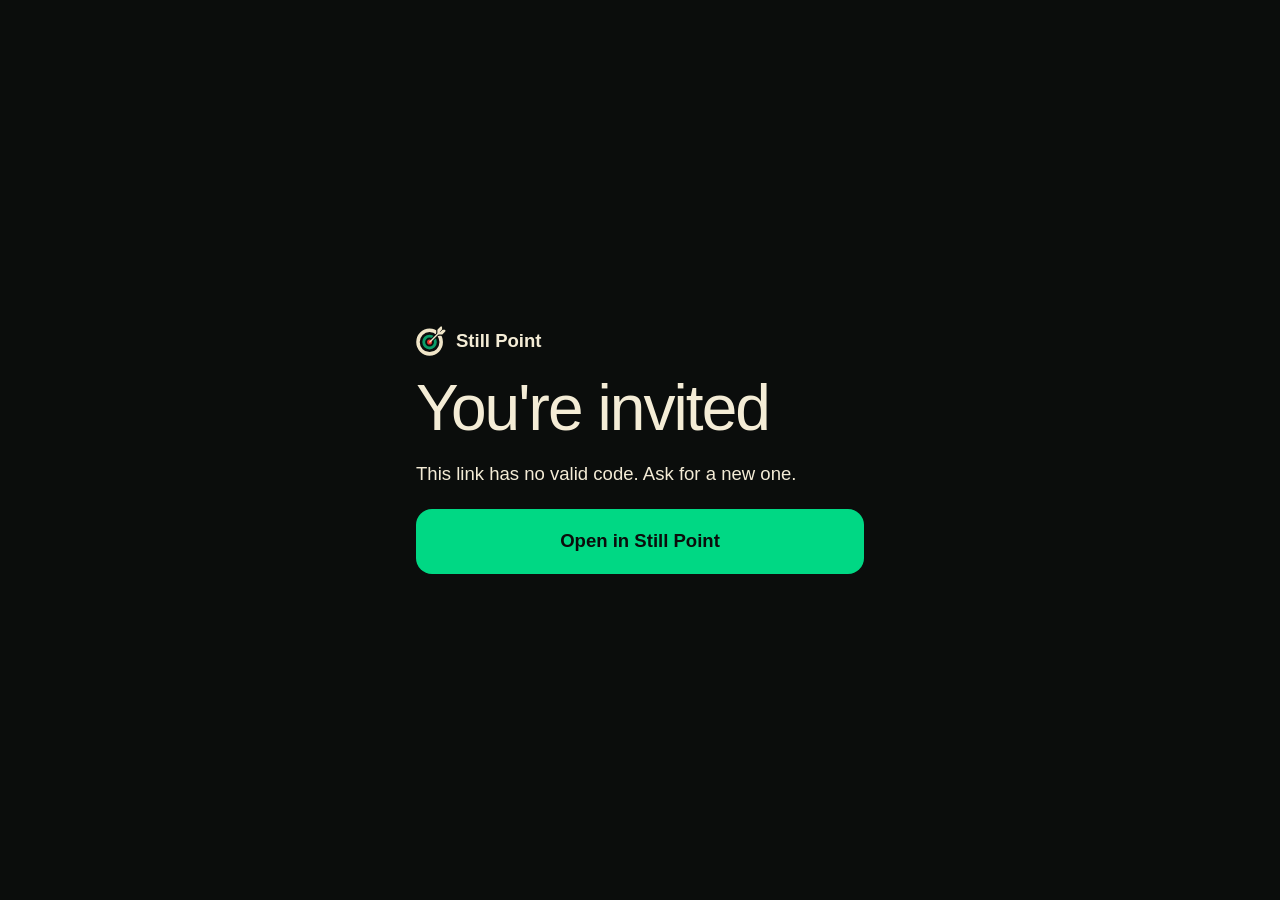
<file: join/index.html>
<!doctype html>
<html lang="en">
<head>
<meta charset="utf-8">
<meta name="viewport" content="width=device-width, initial-scale=1">
<title>Join a match · Still Point</title>
<meta name="description" content="You're invited to play darts on Still Point, each at your own board.">
<meta name="robots" content="noindex">
<meta name="theme-color" content="#0b0d0c">
<link rel="icon" href="../assets/icon.svg" type="image/svg+xml">
<link rel="stylesheet" href="../assets/home.css">
<style>
  .join { box-sizing: border-box; min-height: 100svh; display: flex; flex-direction: column; justify-content: center; gap: 20px; padding: 32px 16px; width: 100%; max-width: 30rem; margin: 0 auto; }
  .join .brand { display: inline-flex; align-items: center; gap: 10px; align-self: flex-start; color: inherit; text-decoration: none; font-weight: 700; }
  .join h1 { margin: 0; font-size: clamp(2.5rem, 11vw, 4rem); line-height: 1; }
  .join p { margin: 0; }
  .join .code { font-size: clamp(2.75rem, 15vw, 4.5rem); letter-spacing: .08em; font-weight: 800; font-variant-numeric: tabular-nums; }
  .join .open { display: block; padding: 18px 24px; border-radius: 16px; background: #00d884; color: #0b0d0c; font-weight: 700; text-align: center; text-decoration: none; }
  .join small { opacity: .75; }
</style>
</head>
<body>
<main class="join">
  <a class="brand" href="../"><img src="../assets/mark-dark.svg" alt="" width="30" height="30">Still Point</a>
  <h1 id="title">You're invited</h1>
  <p id="lead">Each of you throws at your own board. Open this in the app to join.</p>
  <p class="code" id="code" hidden></p>
  <a class="open" id="open" hidden>Open in Still Point</a>
  <small id="fallback">No app opening? In Still Point go to Play, then Play online, and enter the code.</small>
</main>
<script>
  // Only a well-formed code ever reaches the page or the link.
  const query = new URLSearchParams(location.search);
  const valid = code => /^[A-HJ-NP-Z2-9]{6}$/.test(code || '') ? code : null;
  const room = valid(query.get('code'));
  const tournament = valid(query.get('t'));
  const code = room || tournament;
  const dutch = (query.get('lang') || navigator.language || '').toLowerCase().startsWith('nl');
  const say = (id, text) => { document.getElementById(id).textContent = text; };
  if (dutch) {
    document.documentElement.lang = 'nl';
    say('title', 'Je bent uitgenodigd');
    say('lead', 'Jullie gooien allebei op je eigen bord. Open dit in de app om mee te doen.');
    say('open', 'Openen in Still Point');
    say('fallback', 'Opent de app niet? Ga in Still Point naar Spelen, dan Online spelen, en vul de code in.');
  }
  if (code) {
    say('code', code);
    document.getElementById('code').hidden = false;
    const open = document.getElementById('open');
    open.href = 'stillpoint://join/' + (tournament && !room ? 't/' : '') + code;
    open.hidden = false;
  } else {
    say('lead', dutch ? 'In deze link staat geen geldige code. Vraag om een nieuwe.' : "This link has no valid code. Ask for a new one.");
    document.getElementById('fallback').hidden = true;
  }
</script>
</body>
</html>
</file>
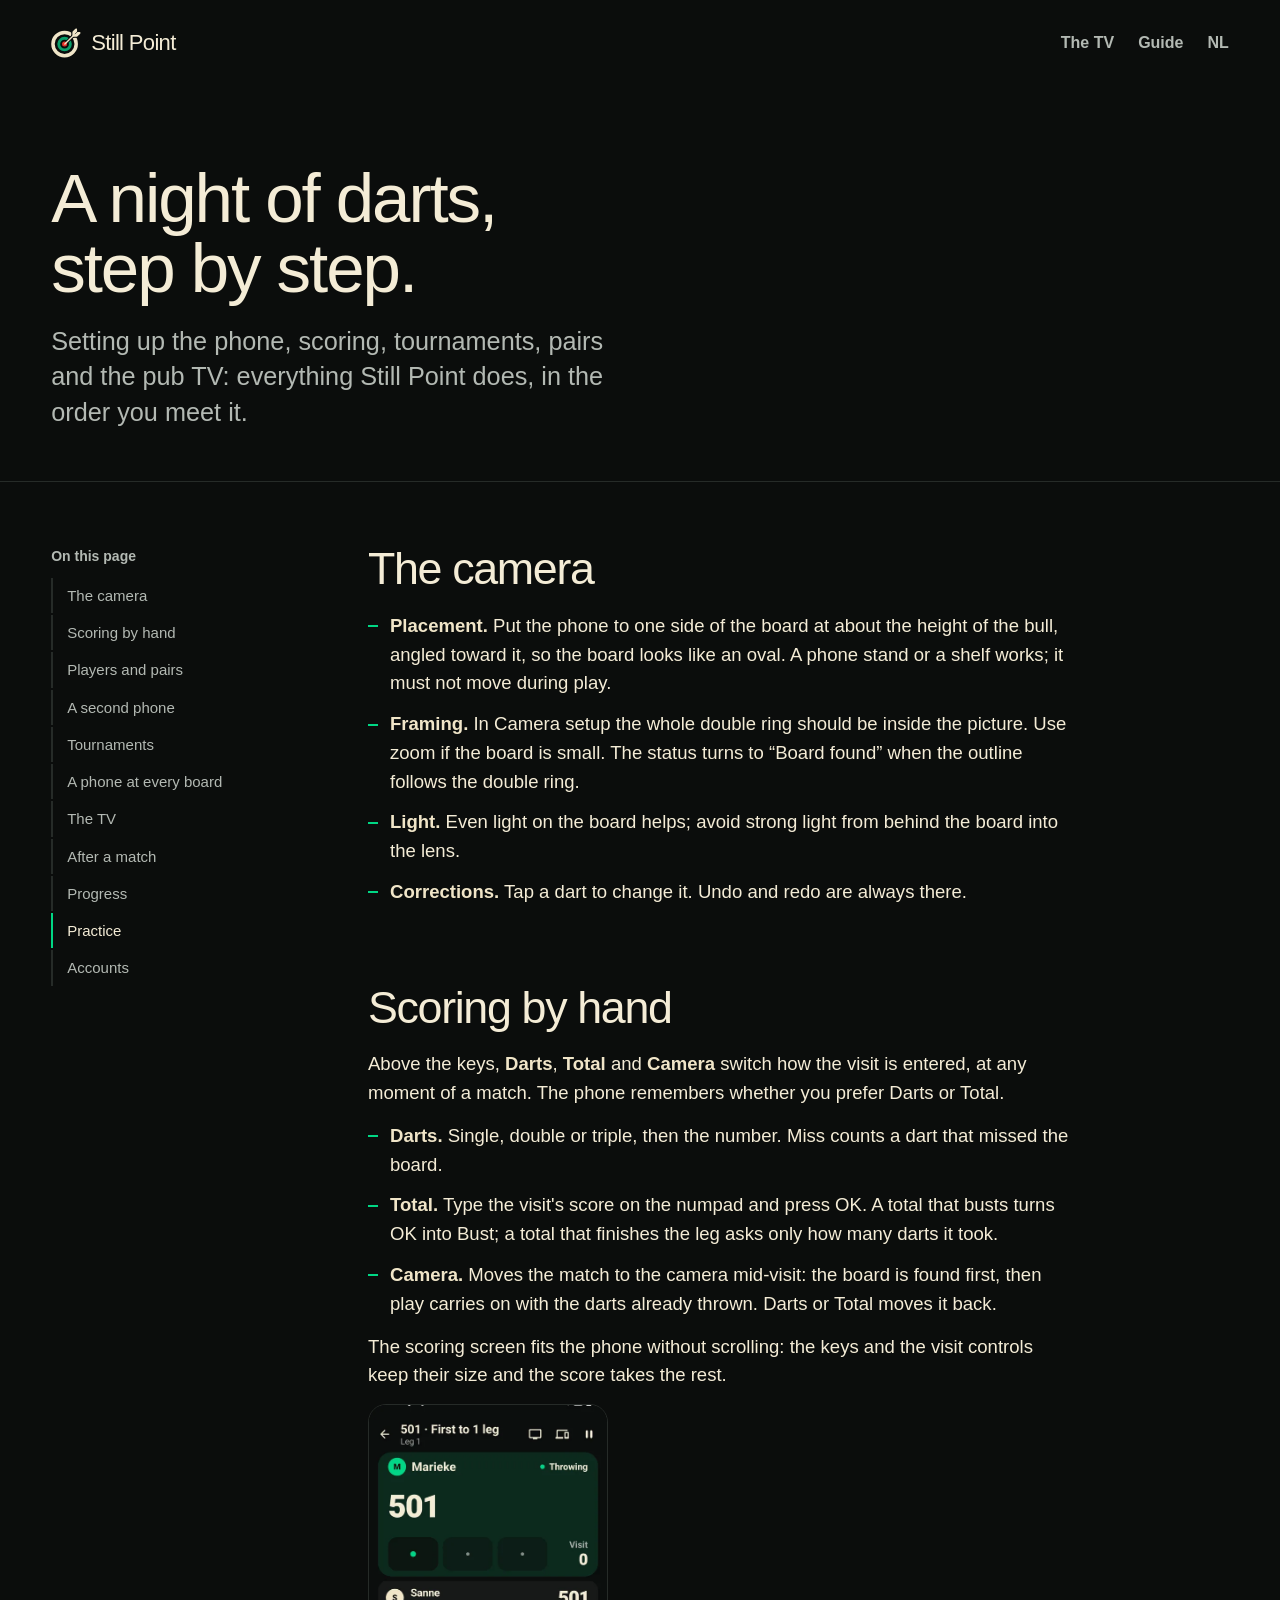
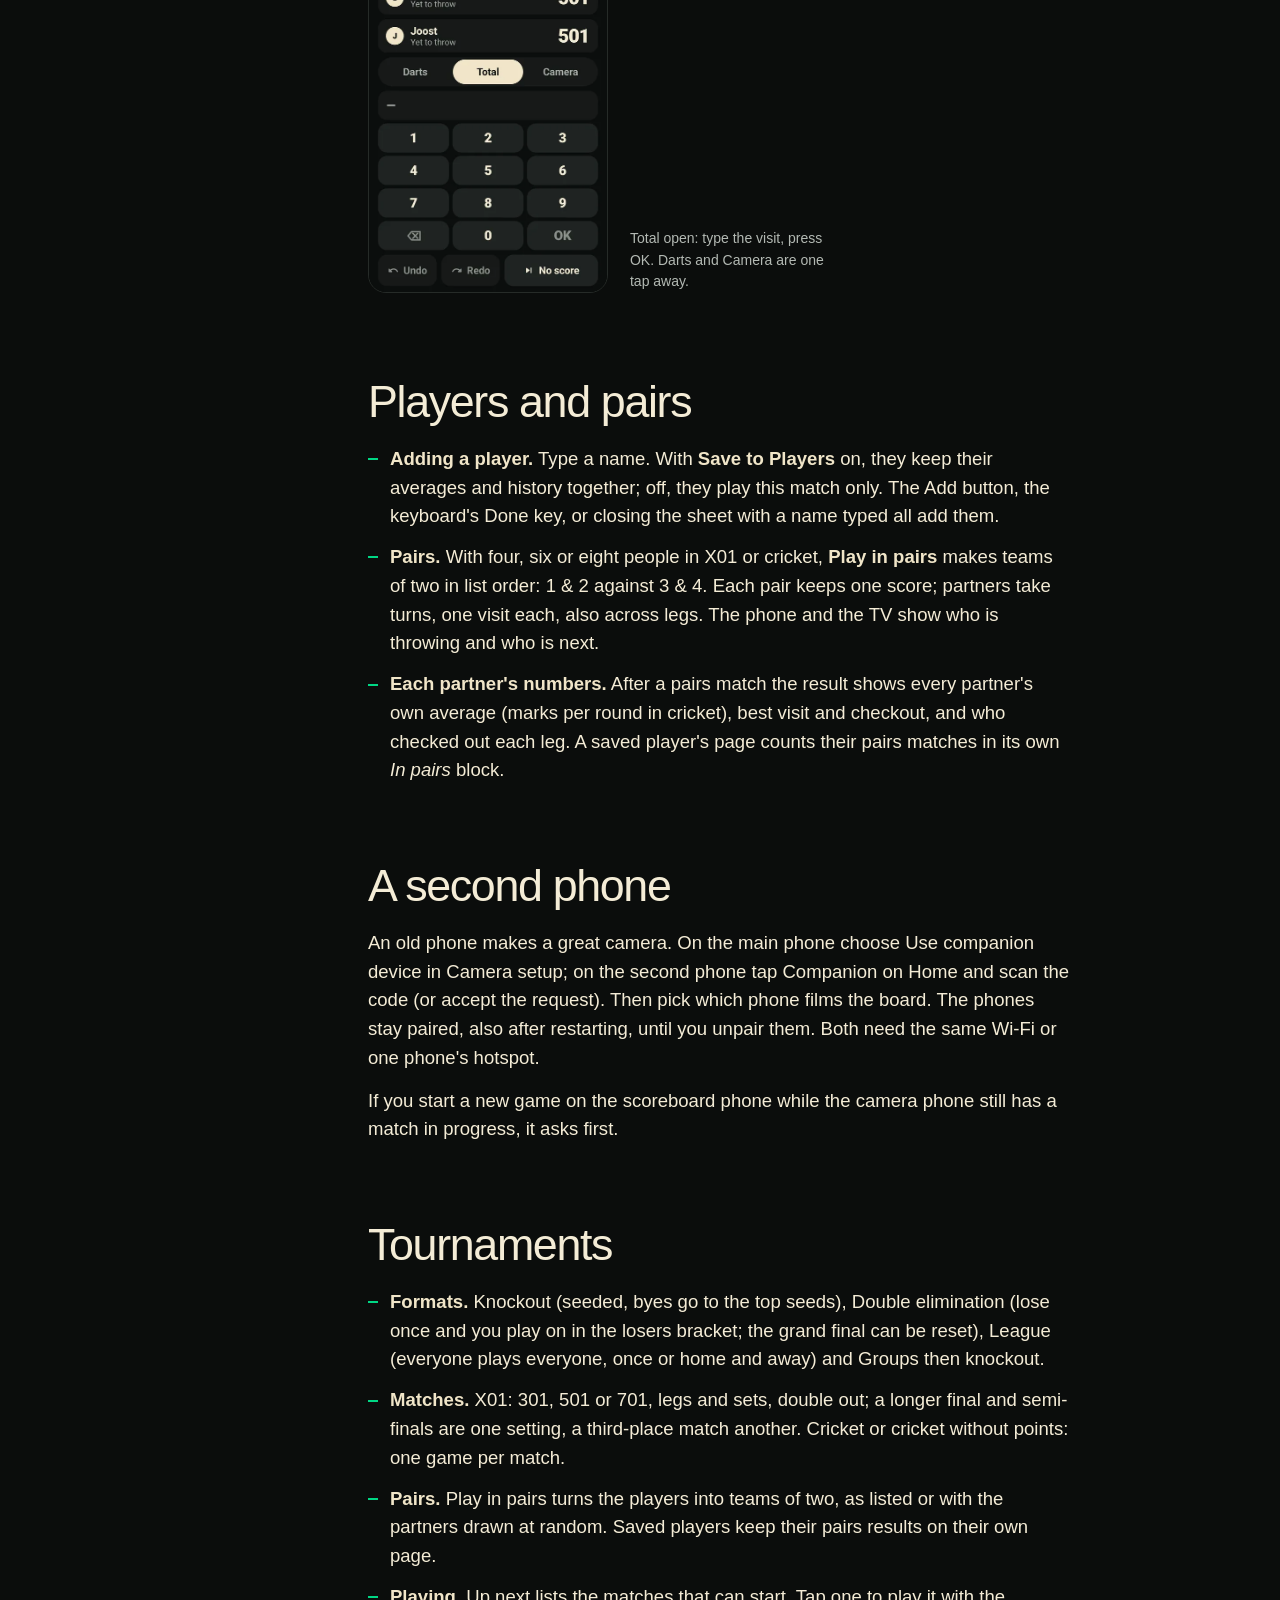
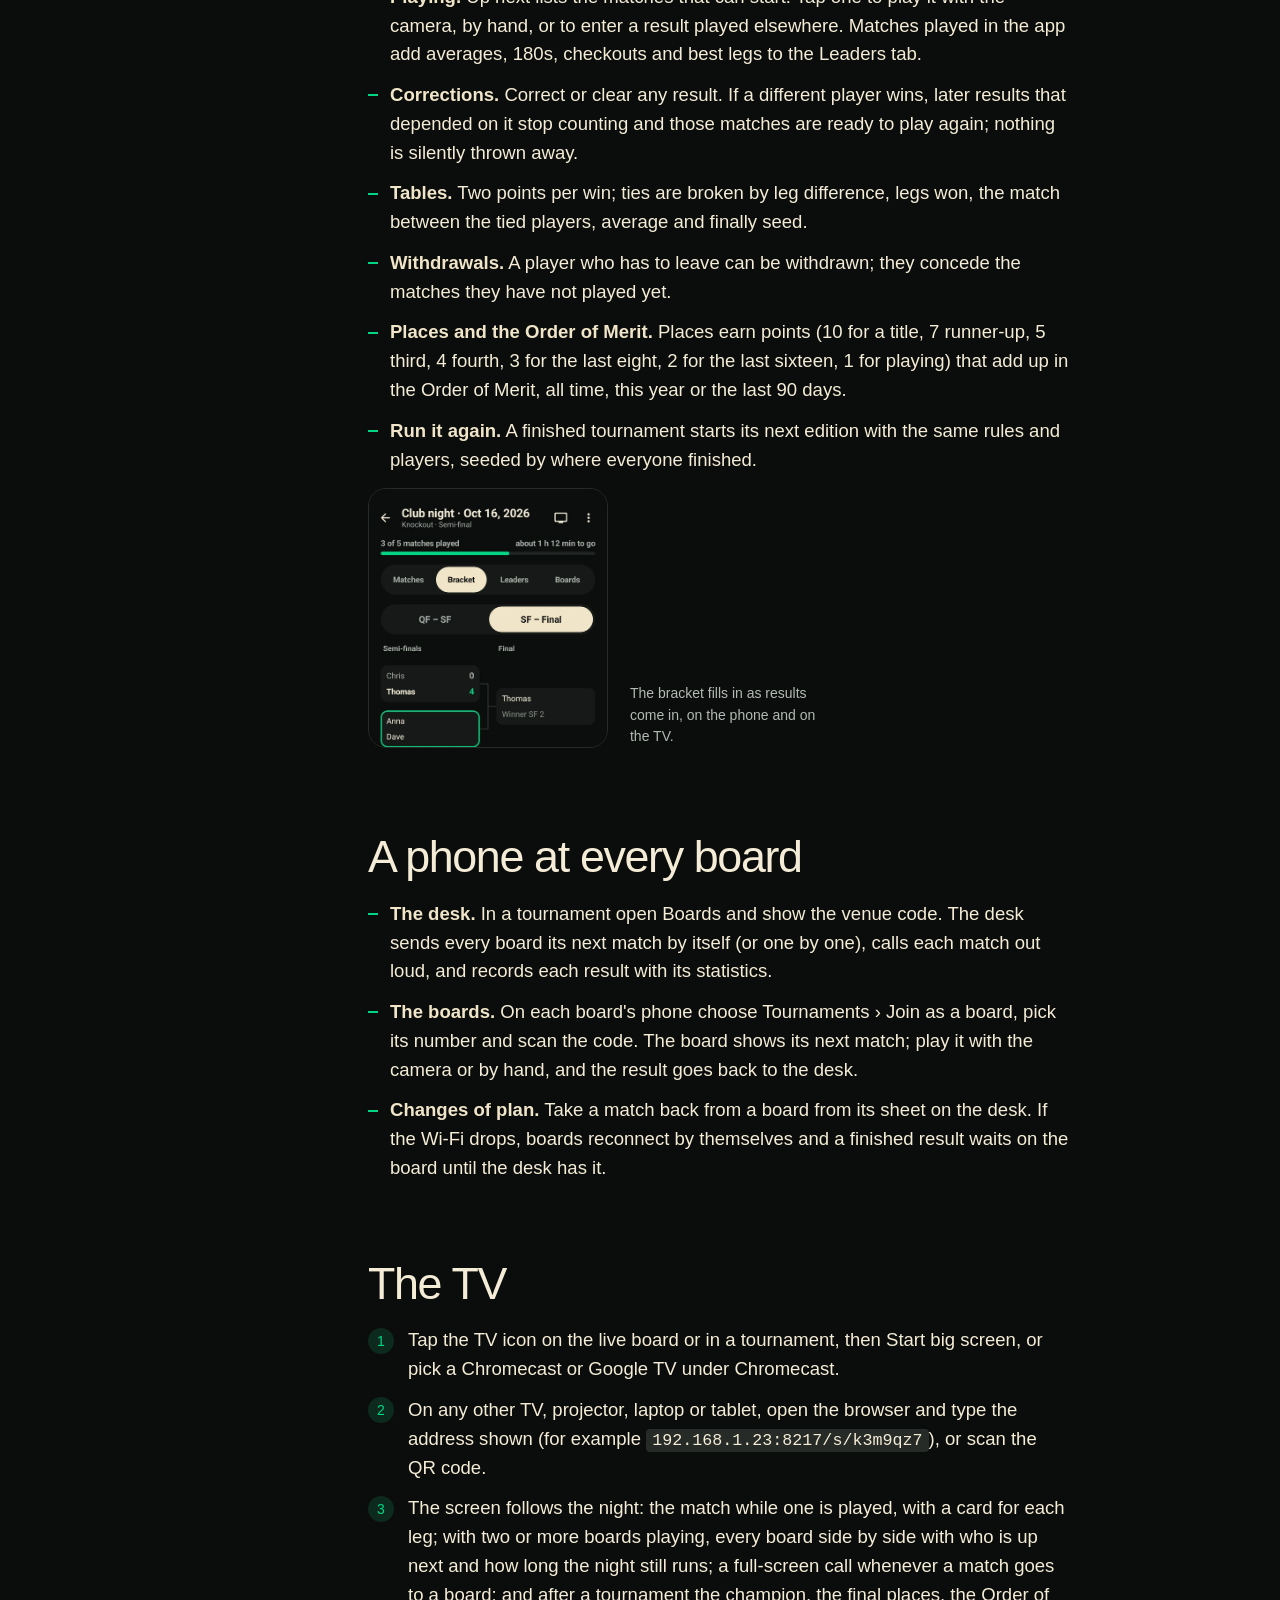
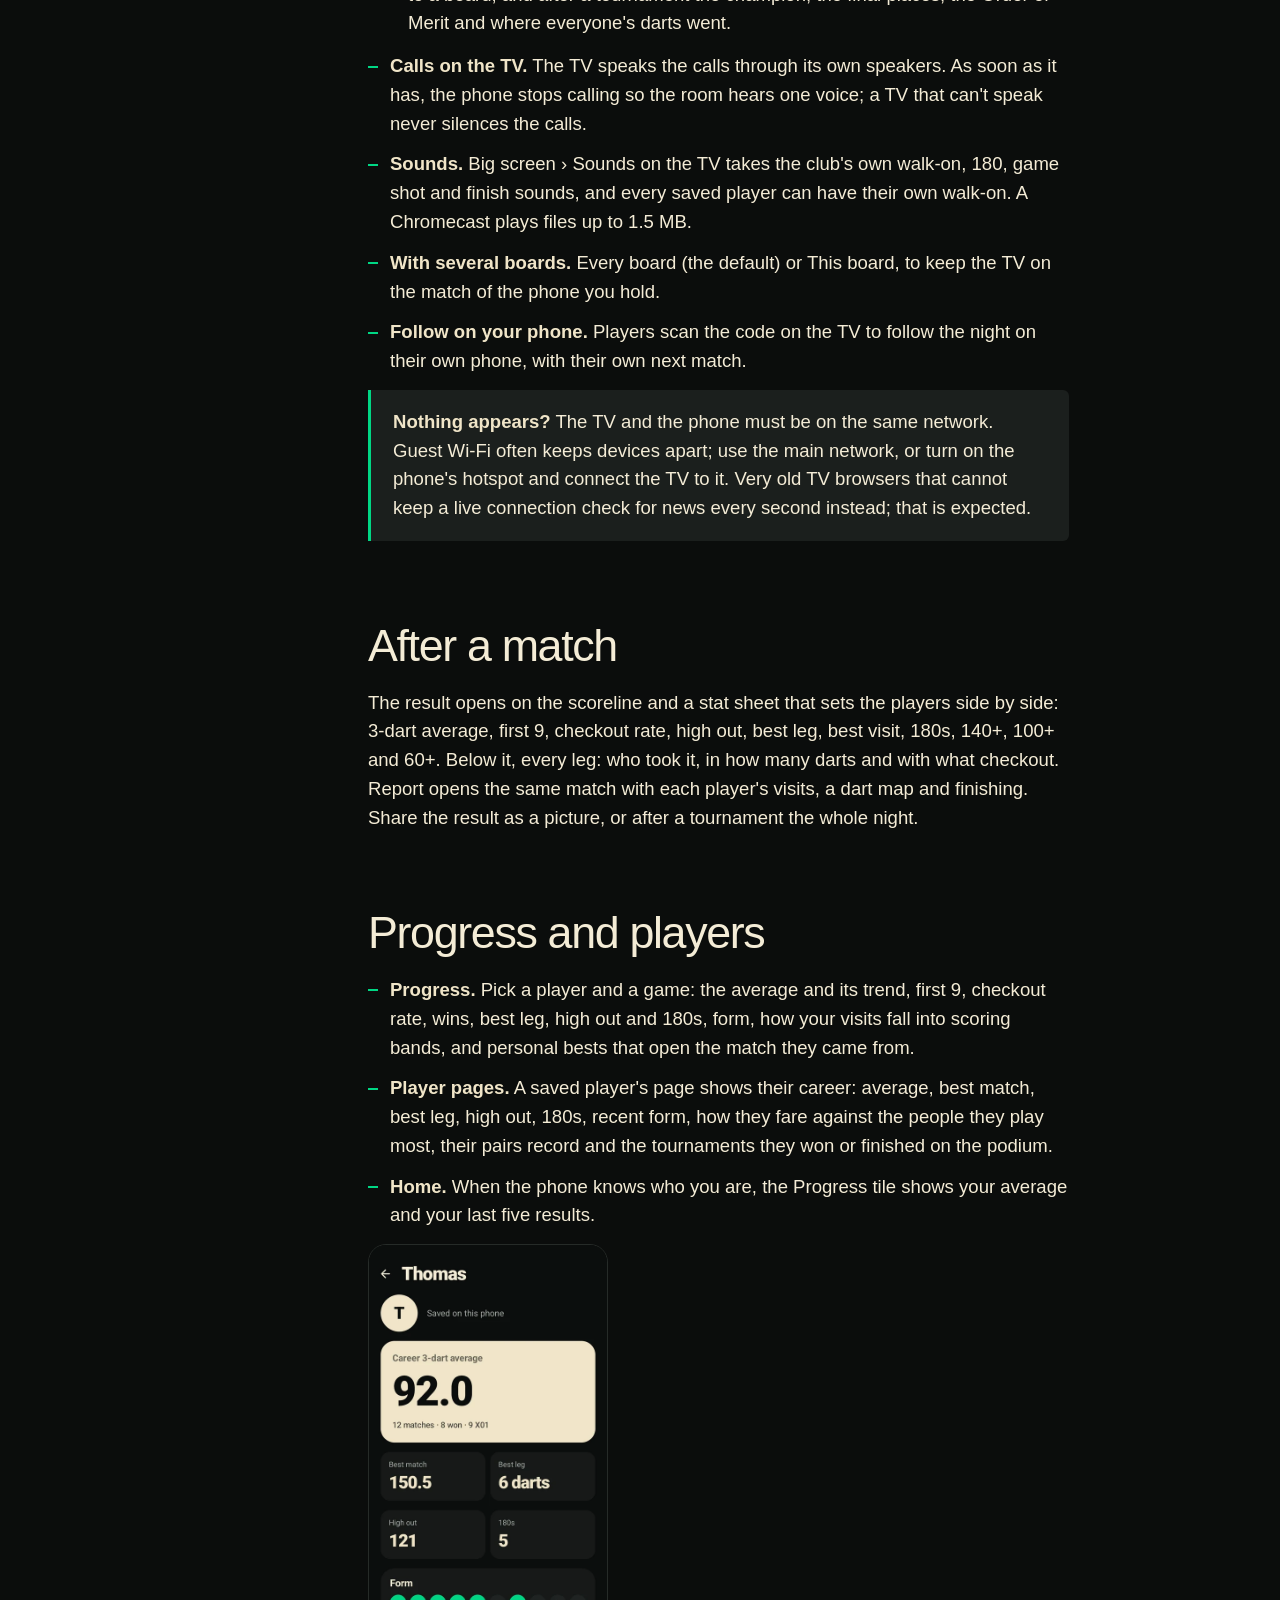
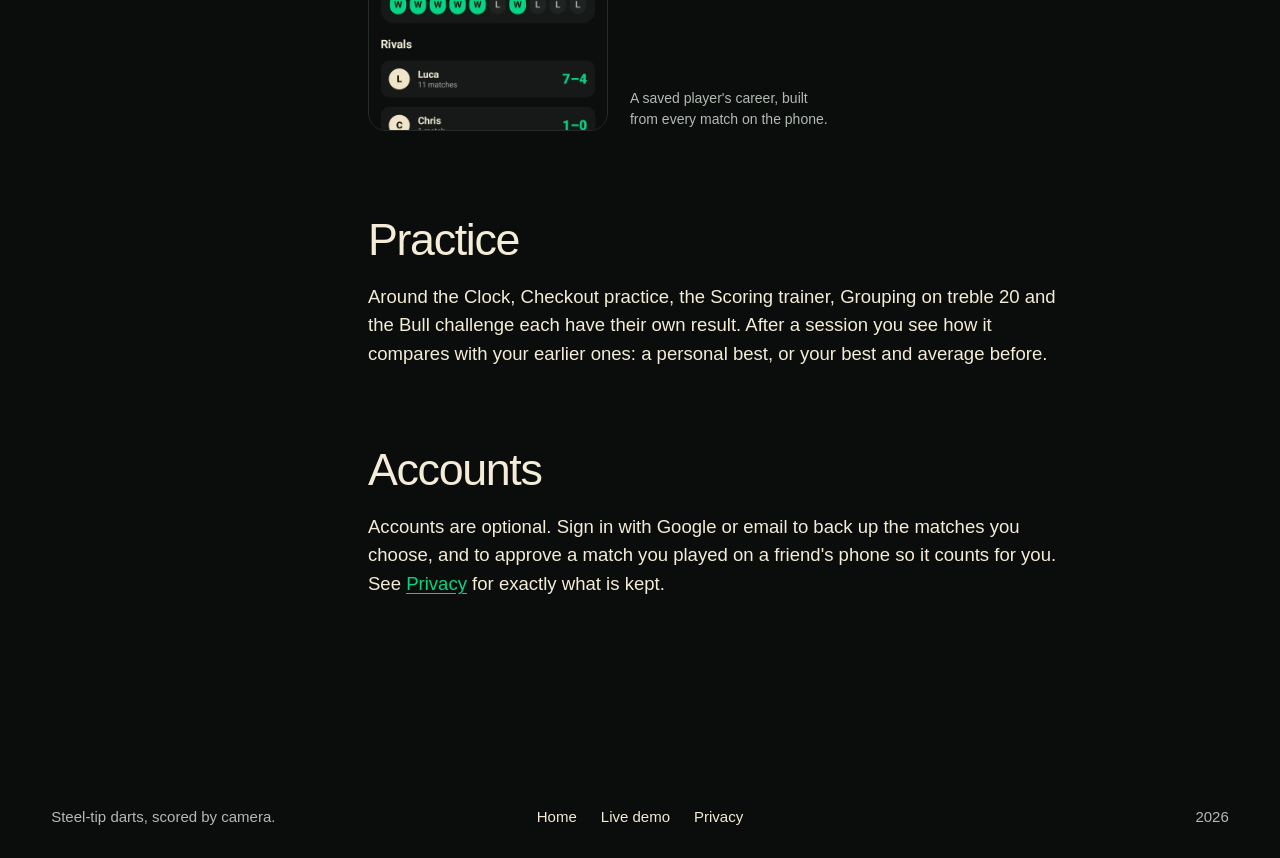
<file: guide.html>
<!doctype html>
<html lang="en">
<head>
<meta charset="utf-8">
<meta name="viewport" content="width=device-width, initial-scale=1">
<title>Guide · Still Point</title>
<meta name="description" content="How to set up Still Point by the board, score by camera or by hand, run a tournament night, play in pairs and put it all on the pub TV.">
<meta name="theme-color" content="#0b0d0c">
<link rel="icon" href="assets/icon.svg" type="image/svg+xml">
<link rel="stylesheet" href="assets/home.css">
<link rel="stylesheet" href="assets/doc.css">
<link rel="alternate" hreflang="nl" href="https://stillpointdarts.com/nl/guide.html">
<link rel="alternate" hreflang="en" href="https://stillpointdarts.com/guide.html">
</head>
<body class="doc-page">
<a class="skip" href="#main">Skip to content</a>
<header class="top">
  <a class="brand" href="./"><img src="assets/mark-dark.svg" alt="" width="30" height="30">Still Point</a>
  <nav aria-label="Main"><a href="./#tv">The TV</a><a href="guide.html" aria-current="page">Guide</a><a href="nl/guide.html" lang="nl" hreflang="nl">NL</a></nav>
</header>

<main id="main">
  <div class="doc-head">
    <h1>A night of darts, step by step.</h1>
    <p class="lead">Setting up the phone, scoring, tournaments, pairs and the pub TV: everything Still Point does, in the order you meet it.</p>
  </div>

  <div class="doc-body">
    <nav class="toc" aria-label="On this page">
      <b>On this page</b>
      <a href="#camera">The camera</a>
      <a href="#scoring">Scoring by hand</a>
      <a href="#players">Players and pairs</a>
      <a href="#companion">A second phone</a>
      <a href="#tournaments">Tournaments</a>
      <a href="#venue">A phone at every board</a>
      <a href="#big-screen">The TV</a>
      <a href="#after">After a match</a>
      <a href="#progress">Progress</a>
      <a href="#practice">Practice</a>
      <a href="#account">Accounts</a>
    </nav>

    <div class="prose">
      <section id="camera">
        <h2>The camera</h2>
        <ul>
          <li><strong>Placement.</strong> Put the phone to one side of the board at about the height of the bull, angled toward it, so the board looks like an oval. A phone stand or a shelf works; it must not move during play.</li>
          <li><strong>Framing.</strong> In Camera setup the whole double ring should be inside the picture. Use zoom if the board is small. The status turns to “Board found” when the outline follows the double ring.</li>
          <li><strong>Light.</strong> Even light on the board helps; avoid strong light from behind the board into the lens.</li>
          <li><strong>Corrections.</strong> Tap a dart to change it. Undo and redo are always there.</li>
        </ul>
      </section>

      <section id="scoring">
        <h2>Scoring by hand</h2>
        <p>Above the keys, <strong>Darts</strong>, <strong>Total</strong> and <strong>Camera</strong> switch how the visit is entered, at any moment of a match. The phone remembers whether you prefer Darts or Total.</p>
        <ul>
          <li><strong>Darts.</strong> Single, double or triple, then the number. Miss counts a dart that missed the board.</li>
          <li><strong>Total.</strong> Type the visit's score on the numpad and press OK. A total that busts turns OK into Bust; a total that finishes the leg asks only how many darts it took.</li>
          <li><strong>Camera.</strong> Moves the match to the camera mid-visit: the board is found first, then play carries on with the darts already thrown. Darts or Total moves it back.</li>
        </ul>
        <p>The scoring screen fits the phone without scrolling: the keys and the visit controls keep their size and the score takes the rest.</p>
        <figure><img src="assets/app-scoring.webp" alt="The scoring screen: Marieke on 501 with the Total numpad open, Sanne and Joost waiting" width="540" height="1105" loading="lazy">
          <figcaption>Total open: type the visit, press OK. Darts and Camera are one tap away.</figcaption></figure>
      </section>

      <section id="players">
        <h2>Players and pairs</h2>
        <ul>
          <li><strong>Adding a player.</strong> Type a name. With <strong>Save to Players</strong> on, they keep their averages and history together; off, they play this match only. The Add button, the keyboard's Done key, or closing the sheet with a name typed all add them.</li>
          <li><strong>Pairs.</strong> With four, six or eight people in X01 or cricket, <strong>Play in pairs</strong> makes teams of two in list order: 1 &amp; 2 against 3 &amp; 4. Each pair keeps one score; partners take turns, one visit each, also across legs. The phone and the TV show who is throwing and who is next.</li>
          <li><strong>Each partner's numbers.</strong> After a pairs match the result shows every partner's own average (marks per round in cricket), best visit and checkout, and who checked out each leg. A saved player's page counts their pairs matches in its own <em>In pairs</em> block.</li>
        </ul>
      </section>

      <section id="companion">
        <h2>A second phone</h2>
        <p>An old phone makes a great camera. On the main phone choose Use companion device in Camera setup; on the second phone tap Companion on Home and scan the code (or accept the request). Then pick which phone films the board. The phones stay paired, also after restarting, until you unpair them. Both need the same Wi-Fi or one phone's hotspot.</p>
        <p>If you start a new game on the scoreboard phone while the camera phone still has a match in progress, it asks first.</p>
      </section>

      <section id="tournaments">
        <h2>Tournaments</h2>
        <ul>
          <li><strong>Formats.</strong> Knockout (seeded, byes go to the top seeds), Double elimination (lose once and you play on in the losers bracket; the grand final can be reset), League (everyone plays everyone, once or home and away) and Groups then knockout.</li>
          <li><strong>Matches.</strong> X01: 301, 501 or 701, legs and sets, double out; a longer final and semi-finals are one setting, a third-place match another. Cricket or cricket without points: one game per match.</li>
          <li><strong>Pairs.</strong> Play in pairs turns the players into teams of two, as listed or with the partners drawn at random. Saved players keep their pairs results on their own page.</li>
          <li><strong>Playing.</strong> Up next lists the matches that can start. Tap one to play it with the camera, by hand, or to enter a result played elsewhere. Matches played in the app add averages, 180s, checkouts and best legs to the Leaders tab.</li>
          <li><strong>Corrections.</strong> Correct or clear any result. If a different player wins, later results that depended on it stop counting and those matches are ready to play again; nothing is silently thrown away.</li>
          <li><strong>Tables.</strong> Two points per win; ties are broken by leg difference, legs won, the match between the tied players, average and finally seed.</li>
          <li><strong>Withdrawals.</strong> A player who has to leave can be withdrawn; they concede the matches they have not played yet.</li>
          <li><strong>Places and the Order of Merit.</strong> Places earn points (10 for a title, 7 runner-up, 5 third, 4 fourth, 3 for the last eight, 2 for the last sixteen, 1 for playing) that add up in the Order of Merit, all time, this year or the last 90 days.</li>
          <li><strong>Run it again.</strong> A finished tournament starts its next edition with the same rules and players, seeded by where everyone finished.</li>
        </ul>
        <figure><img src="assets/app-bracket.webp" alt="A knockout bracket from quarter-finals to the final" width="540" height="585" loading="lazy">
          <figcaption>The bracket fills in as results come in, on the phone and on the TV.</figcaption></figure>
      </section>

      <section id="venue">
        <h2>A phone at every board</h2>
        <ul>
          <li><strong>The desk.</strong> In a tournament open Boards and show the venue code. The desk sends every board its next match by itself (or one by one), calls each match out loud, and records each result with its statistics.</li>
          <li><strong>The boards.</strong> On each board's phone choose Tournaments › Join as a board, pick its number and scan the code. The board shows its next match; play it with the camera or by hand, and the result goes back to the desk.</li>
          <li><strong>Changes of plan.</strong> Take a match back from a board from its sheet on the desk. If the Wi-Fi drops, boards reconnect by themselves and a finished result waits on the board until the desk has it.</li>
        </ul>
      </section>

      <section id="big-screen">
        <h2>The TV</h2>
        <ol>
          <li>Tap the TV icon on the live board or in a tournament, then Start big screen, or pick a Chromecast or Google TV under Chromecast.</li>
          <li>On any other TV, projector, laptop or tablet, open the browser and type the address shown (for example <code>192.168.1.23:8217/s/k3m9qz7</code>), or scan the QR code.</li>
          <li>The screen follows the night: the match while one is played, with a card for each leg; with two or more boards playing, every board side by side with who is up next and how long the night still runs; a full-screen call whenever a match goes to a board; and after a tournament the champion, the final places, the Order of Merit and where everyone's darts went.</li>
        </ol>
        <ul>
          <li><strong>Calls on the TV.</strong> The TV speaks the calls through its own speakers. As soon as it has, the phone stops calling so the room hears one voice; a TV that can't speak never silences the calls.</li>
          <li><strong>Sounds.</strong> Big screen › Sounds on the TV takes the club's own walk-on, 180, game shot and finish sounds, and every saved player can have their own walk-on. A Chromecast plays files up to 1.5 MB.</li>
          <li><strong>With several boards.</strong> Every board (the default) or This board, to keep the TV on the match of the phone you hold.</li>
          <li><strong>Follow on your phone.</strong> Players scan the code on the TV to follow the night on their own phone, with their own next match.</li>
        </ul>
        <div class="note">
          <p><strong>Nothing appears?</strong> The TV and the phone must be on the same network. Guest Wi-Fi often keeps devices apart; use the main network, or turn on the phone's hotspot and connect the TV to it. Very old TV browsers that cannot keep a live connection check for news every second instead; that is expected.</p>
        </div>
      </section>

      <section id="after">
        <h2>After a match</h2>
        <p>The result opens on the scoreline and a stat sheet that sets the players side by side: 3-dart average, first 9, checkout rate, high out, best leg, best visit, 180s, 140+, 100+ and 60+. Below it, every leg: who took it, in how many darts and with what checkout. Report opens the same match with each player's visits, a dart map and finishing. Share the result as a picture, or after a tournament the whole night.</p>
      </section>

      <section id="progress">
        <h2>Progress and players</h2>
        <ul>
          <li><strong>Progress.</strong> Pick a player and a game: the average and its trend, first 9, checkout rate, wins, best leg, high out and 180s, form, how your visits fall into scoring bands, and personal bests that open the match they came from.</li>
          <li><strong>Player pages.</strong> A saved player's page shows their career: average, best match, best leg, high out, 180s, recent form, how they fare against the people they play most, their pairs record and the tournaments they won or finished on the podium.</li>
          <li><strong>Home.</strong> When the phone knows who you are, the Progress tile shows your average and your last five results.</li>
        </ul>
        <figure><img src="assets/app-career.webp" alt="A saved player's page with career average, best match, form and rivals" width="540" height="1100" loading="lazy">
          <figcaption>A saved player's career, built from every match on the phone.</figcaption></figure>
      </section>

      <section id="practice">
        <h2>Practice</h2>
        <p>Around the Clock, Checkout practice, the Scoring trainer, Grouping on treble 20 and the Bull challenge each have their own result. After a session you see how it compares with your earlier ones: a personal best, or your best and average before.</p>
      </section>

      <section id="account">
        <h2>Accounts</h2>
        <p>Accounts are optional. Sign in with Google or email to back up the matches you choose, and to approve a match you played on a friend's phone so it counts for you. See <a href="privacy.html">Privacy</a> for exactly what is kept.</p>
      </section>
    </div>
  </div>
</main>

<footer class="foot">
  <span>Steel-tip darts, scored by camera.</span>
  <nav aria-label="Footer"><a href="./">Home</a><a href="live/?demo">Live demo</a><a href="privacy.html">Privacy</a></nav>
  <span class="r">2026</span>
</footer>
<script src="assets/doc.js"></script>
</body>
</html>
</file>
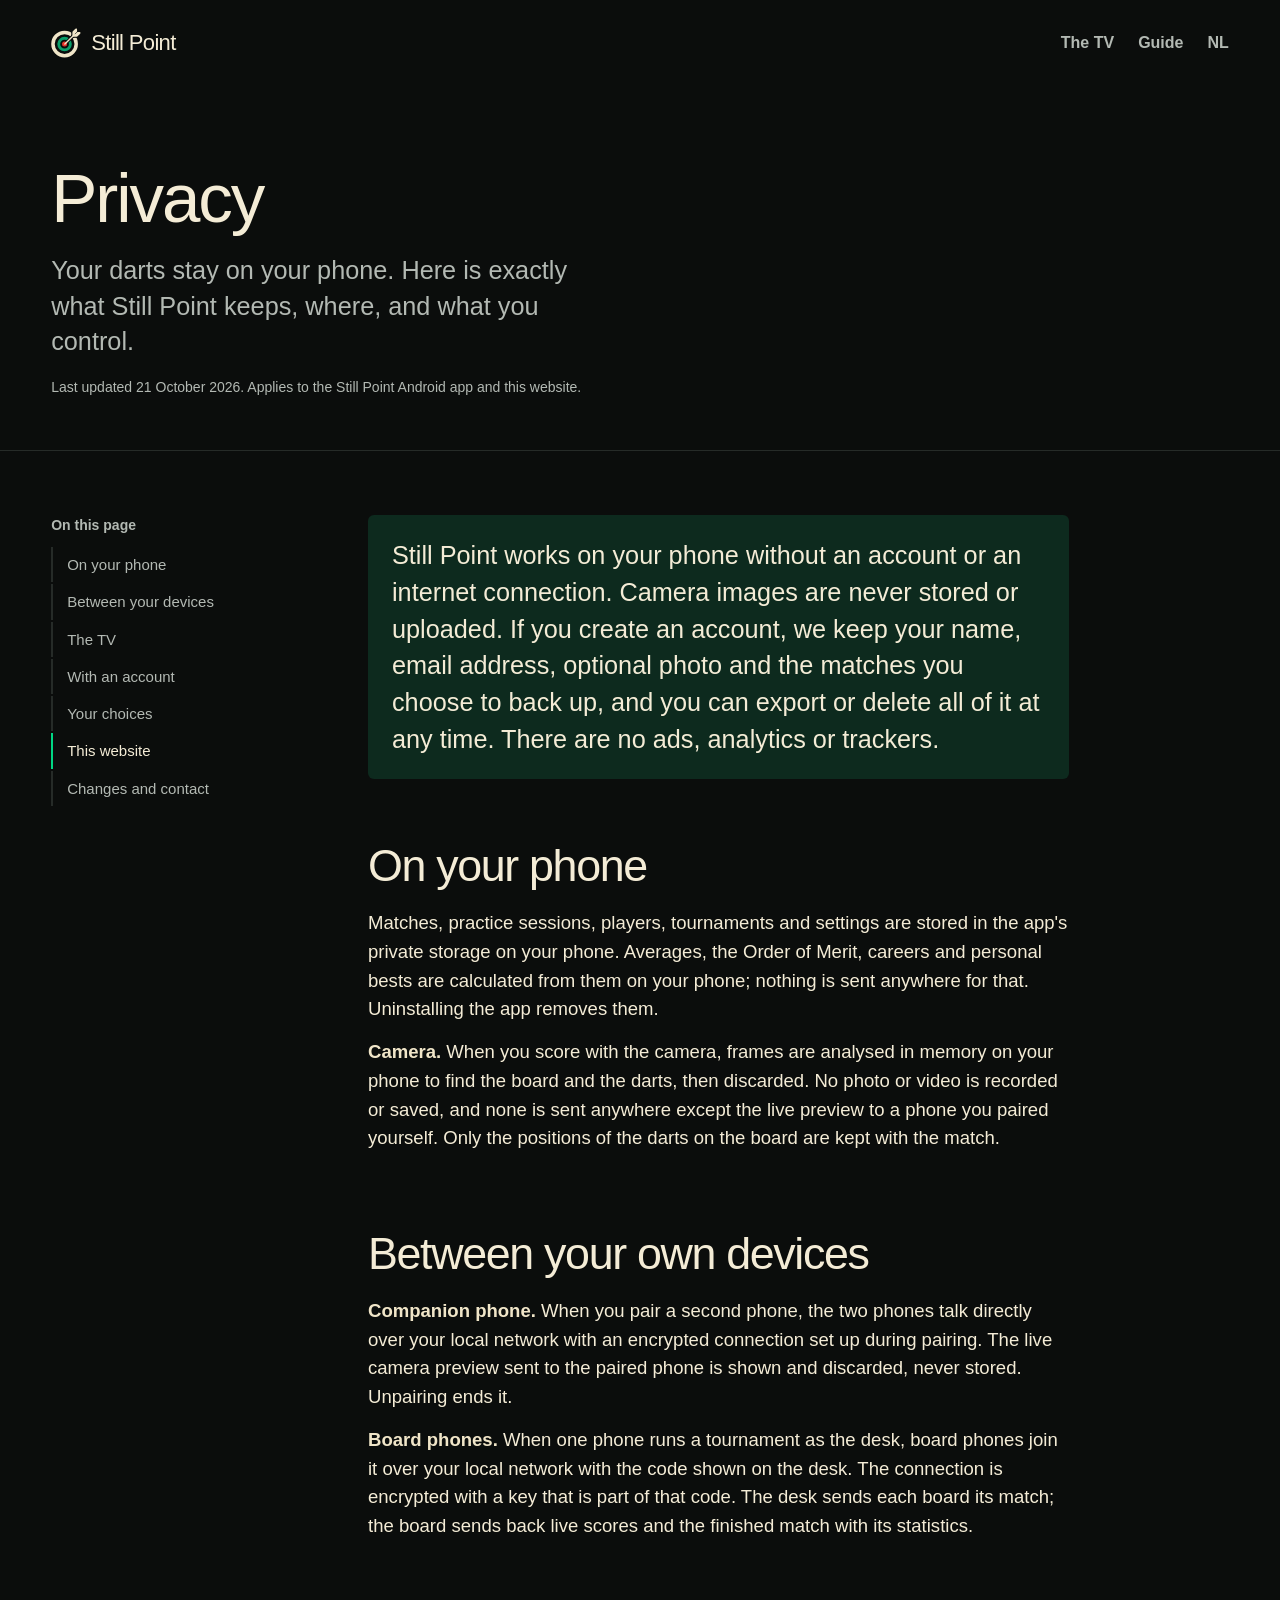
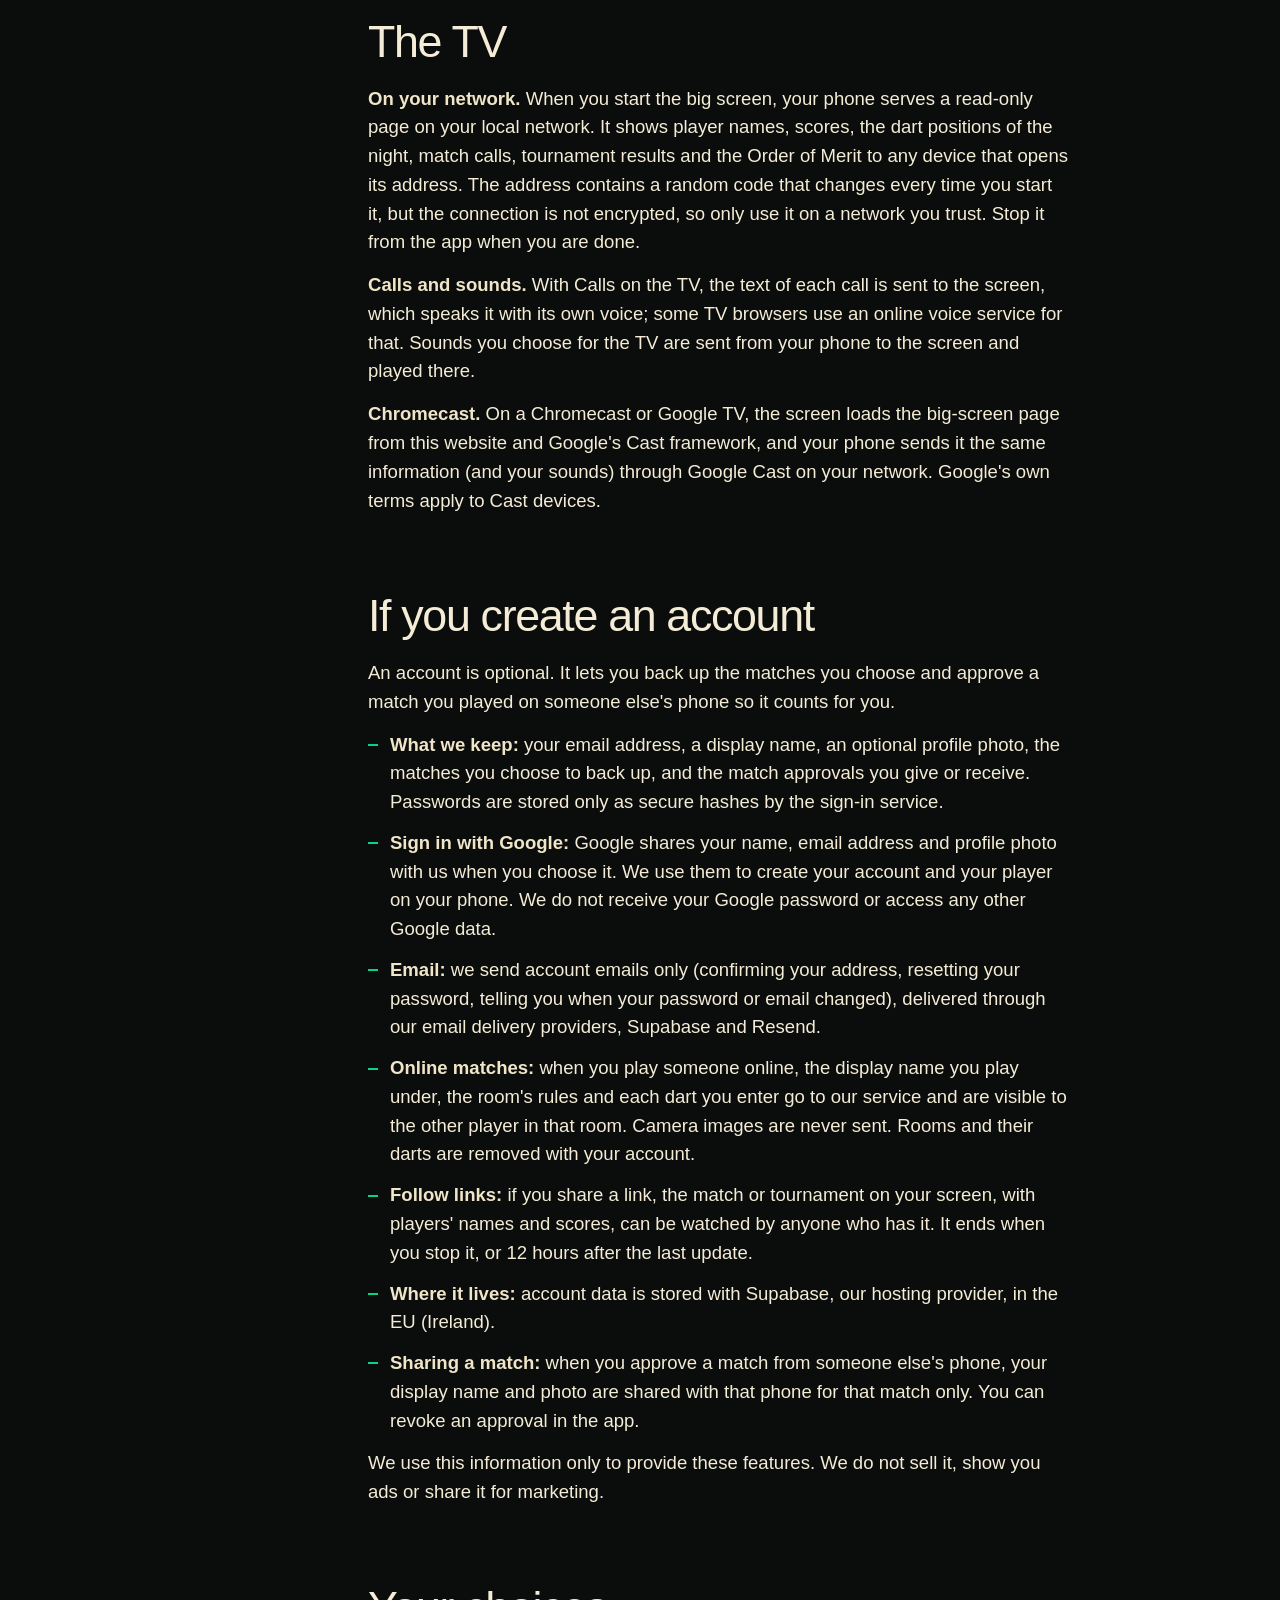
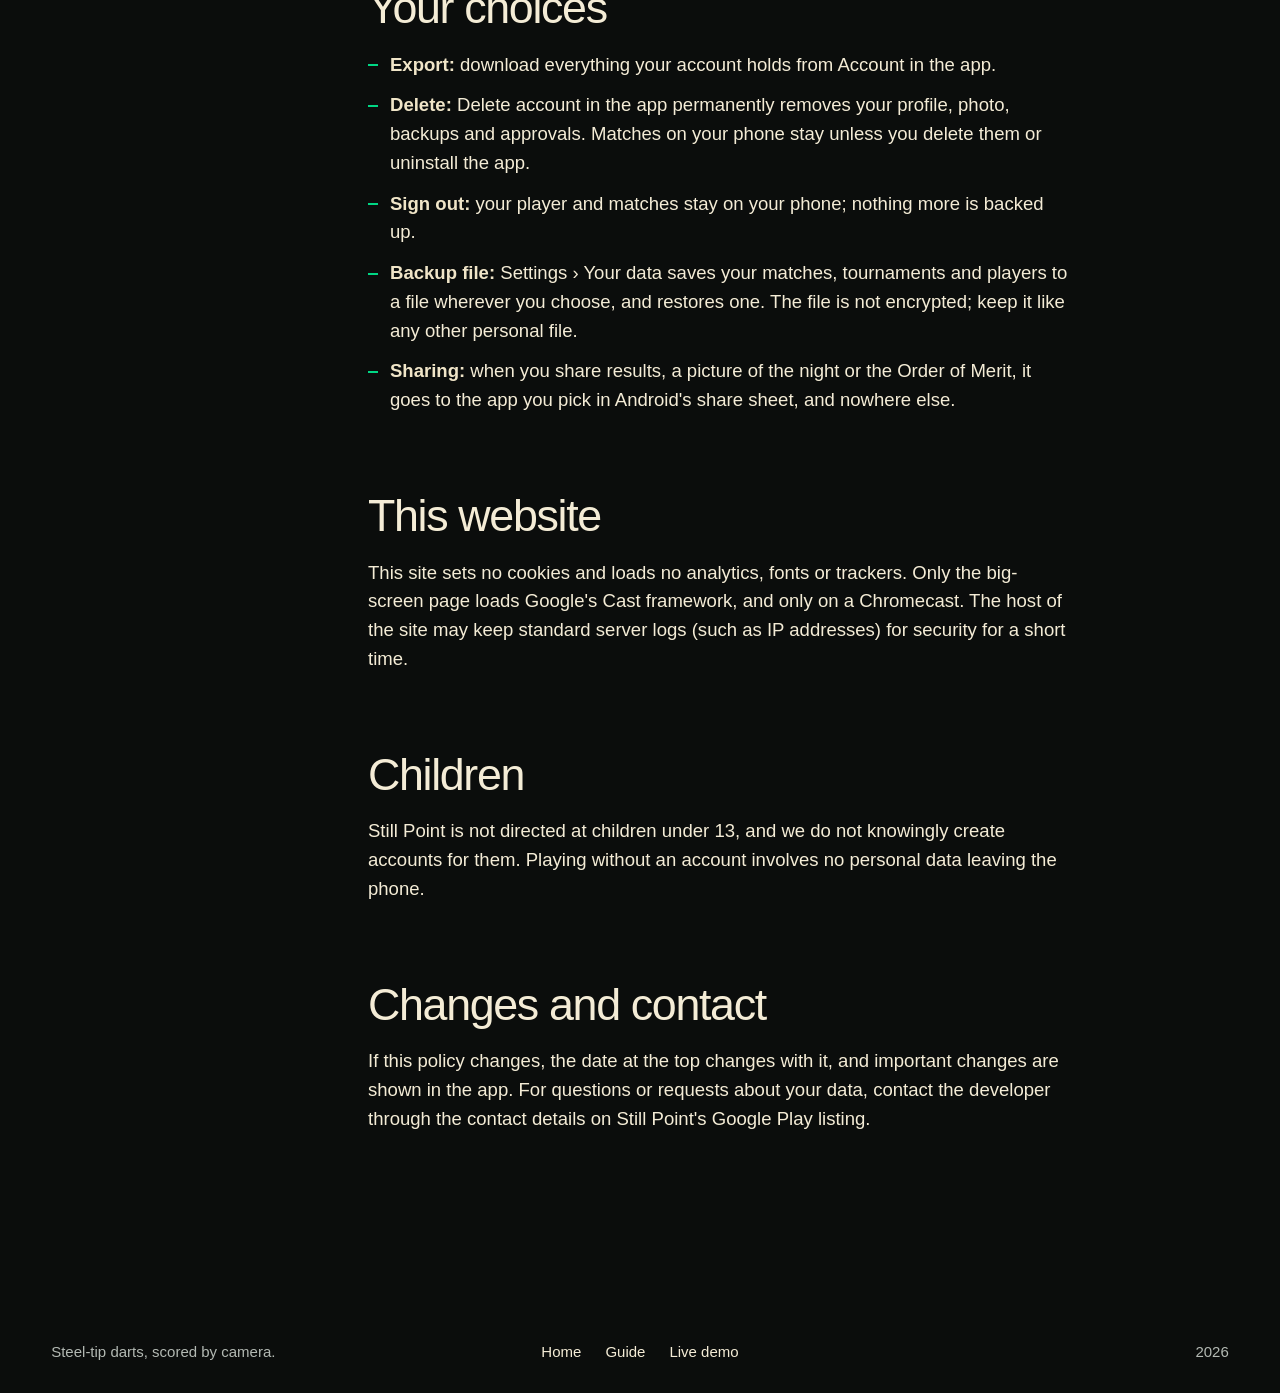
<file: privacy.html>
<!doctype html>
<html lang="en">
<head>
<meta charset="utf-8">
<meta name="viewport" content="width=device-width, initial-scale=1">
<title>Privacy · Still Point</title>
<meta name="description" content="What Still Point keeps, where, and what you control: the app works without an account, and camera images never leave your phone.">
<meta name="theme-color" content="#0b0d0c">
<link rel="icon" href="assets/icon.svg" type="image/svg+xml">
<link rel="stylesheet" href="assets/home.css">
<link rel="stylesheet" href="assets/doc.css">
<link rel="alternate" hreflang="nl" href="https://stillpointdarts.com/nl/privacy.html">
<link rel="alternate" hreflang="en" href="https://stillpointdarts.com/privacy.html">
</head>
<body class="doc-page">
<a class="skip" href="#main">Skip to content</a>
<header class="top">
  <a class="brand" href="./"><img src="assets/mark-dark.svg" alt="" width="30" height="30">Still Point</a>
  <nav aria-label="Main"><a href="./#tv">The TV</a><a href="guide.html">Guide</a><a href="nl/privacy.html" lang="nl" hreflang="nl">NL</a></nav>
</header>

<main id="main">
  <div class="doc-head">
    <h1>Privacy</h1>
    <p class="lead">Your darts stay on your phone. Here is exactly what Still Point keeps, where, and what you control.</p>
    <p class="stamp">Last updated 21 October 2026. Applies to the Still Point Android app and this website.</p>
  </div>

  <div class="doc-body">
    <nav class="toc" aria-label="On this page">
      <b>On this page</b>
      <a href="#phone">On your phone</a>
      <a href="#devices">Between your devices</a>
      <a href="#tv">The TV</a>
      <a href="#account">With an account</a>
      <a href="#choices">Your choices</a>
      <a href="#site">This website</a>
      <a href="#contact">Changes and contact</a>
    </nav>

    <div class="prose">
      <p class="short">Still Point works on your phone without an account or an internet connection. Camera images are never stored or uploaded. If you create an account, we keep your name, email address, optional photo and the matches you choose to back up, and you can export or delete all of it at any time. There are no ads, analytics or trackers.</p>

      <section id="phone">
        <h2>On your phone</h2>
        <p>Matches, practice sessions, players, tournaments and settings are stored in the app's private storage on your phone. Averages, the Order of Merit, careers and personal bests are calculated from them on your phone; nothing is sent anywhere for that. Uninstalling the app removes them.</p>
        <p><strong>Camera.</strong> When you score with the camera, frames are analysed in memory on your phone to find the board and the darts, then discarded. No photo or video is recorded or saved, and none is sent anywhere except the live preview to a phone you paired yourself. Only the positions of the darts on the board are kept with the match.</p>
      </section>

      <section id="devices">
        <h2>Between your own devices</h2>
        <p><strong>Companion phone.</strong> When you pair a second phone, the two phones talk directly over your local network with an encrypted connection set up during pairing. The live camera preview sent to the paired phone is shown and discarded, never stored. Unpairing ends it.</p>
        <p><strong>Board phones.</strong> When one phone runs a tournament as the desk, board phones join it over your local network with the code shown on the desk. The connection is encrypted with a key that is part of that code. The desk sends each board its match; the board sends back live scores and the finished match with its statistics.</p>
      </section>

      <section id="tv">
        <h2>The TV</h2>
        <p><strong>On your network.</strong> When you start the big screen, your phone serves a read-only page on your local network. It shows player names, scores, the dart positions of the night, match calls, tournament results and the Order of Merit to any device that opens its address. The address contains a random code that changes every time you start it, but the connection is not encrypted, so only use it on a network you trust. Stop it from the app when you are done.</p>
        <p><strong>Calls and sounds.</strong> With Calls on the TV, the text of each call is sent to the screen, which speaks it with its own voice; some TV browsers use an online voice service for that. Sounds you choose for the TV are sent from your phone to the screen and played there.</p>
        <p><strong>Chromecast.</strong> On a Chromecast or Google TV, the screen loads the big-screen page from this website and Google's Cast framework, and your phone sends it the same information (and your sounds) through Google Cast on your network. Google's own terms apply to Cast devices.</p>
      </section>

      <section id="account">
        <h2>If you create an account</h2>
        <p>An account is optional. It lets you back up the matches you choose and approve a match you played on someone else's phone so it counts for you.</p>
        <ul>
          <li><strong>What we keep:</strong> your email address, a display name, an optional profile photo, the matches you choose to back up, and the match approvals you give or receive. Passwords are stored only as secure hashes by the sign-in service.</li>
          <li><strong>Sign in with Google:</strong> Google shares your name, email address and profile photo with us when you choose it. We use them to create your account and your player on your phone. We do not receive your Google password or access any other Google data.</li>
          <li><strong>Email:</strong> we send account emails only (confirming your address, resetting your password, telling you when your password or email changed), delivered through our email delivery providers, Supabase and Resend.</li>
          <li><strong>Online matches:</strong> when you play someone online, the display name you play under, the room's rules and each dart you enter go to our service and are visible to the other player in that room. Camera images are never sent. Rooms and their darts are removed with your account.</li>
          <li><strong>Follow links:</strong> if you share a link, the match or tournament on your screen, with players' names and scores, can be watched by anyone who has it. It ends when you stop it, or 12 hours after the last update.</li>
          <li><strong>Where it lives:</strong> account data is stored with Supabase, our hosting provider, in the EU (Ireland).</li>
          <li><strong>Sharing a match:</strong> when you approve a match from someone else's phone, your display name and photo are shared with that phone for that match only. You can revoke an approval in the app.</li>
        </ul>
        <p>We use this information only to provide these features. We do not sell it, show you ads or share it for marketing.</p>
      </section>

      <section id="choices">
        <h2>Your choices</h2>
        <ul>
          <li><strong>Export:</strong> download everything your account holds from Account in the app.</li>
          <li><strong>Delete:</strong> Delete account in the app permanently removes your profile, photo, backups and approvals. Matches on your phone stay unless you delete them or uninstall the app.</li>
          <li><strong>Sign out:</strong> your player and matches stay on your phone; nothing more is backed up.</li>
          <li><strong>Backup file:</strong> Settings › Your data saves your matches, tournaments and players to a file wherever you choose, and restores one. The file is not encrypted; keep it like any other personal file.</li>
          <li><strong>Sharing:</strong> when you share results, a picture of the night or the Order of Merit, it goes to the app you pick in Android's share sheet, and nowhere else.</li>
        </ul>
      </section>

      <section id="site">
        <h2>This website</h2>
        <p>This site sets no cookies and loads no analytics, fonts or trackers. Only the big-screen page loads Google's Cast framework, and only on a Chromecast. The host of the site may keep standard server logs (such as IP addresses) for security for a short time.</p>
      </section>

      <section id="children">
        <h2>Children</h2>
        <p>Still Point is not directed at children under 13, and we do not knowingly create accounts for them. Playing without an account involves no personal data leaving the phone.</p>
      </section>

      <section id="contact">
        <h2>Changes and contact</h2>
        <p>If this policy changes, the date at the top changes with it, and important changes are shown in the app. For questions or requests about your data, contact the developer through the contact details on Still Point's Google Play listing.</p>
      </section>
    </div>
  </div>
</main>

<footer class="foot">
  <span>Steel-tip darts, scored by camera.</span>
  <nav aria-label="Footer"><a href="./">Home</a><a href="guide.html">Guide</a><a href="live/?demo">Live demo</a></nav>
  <span class="r">2026</span>
</footer>
<script src="assets/doc.js"></script>
</body>
</html>
</file>
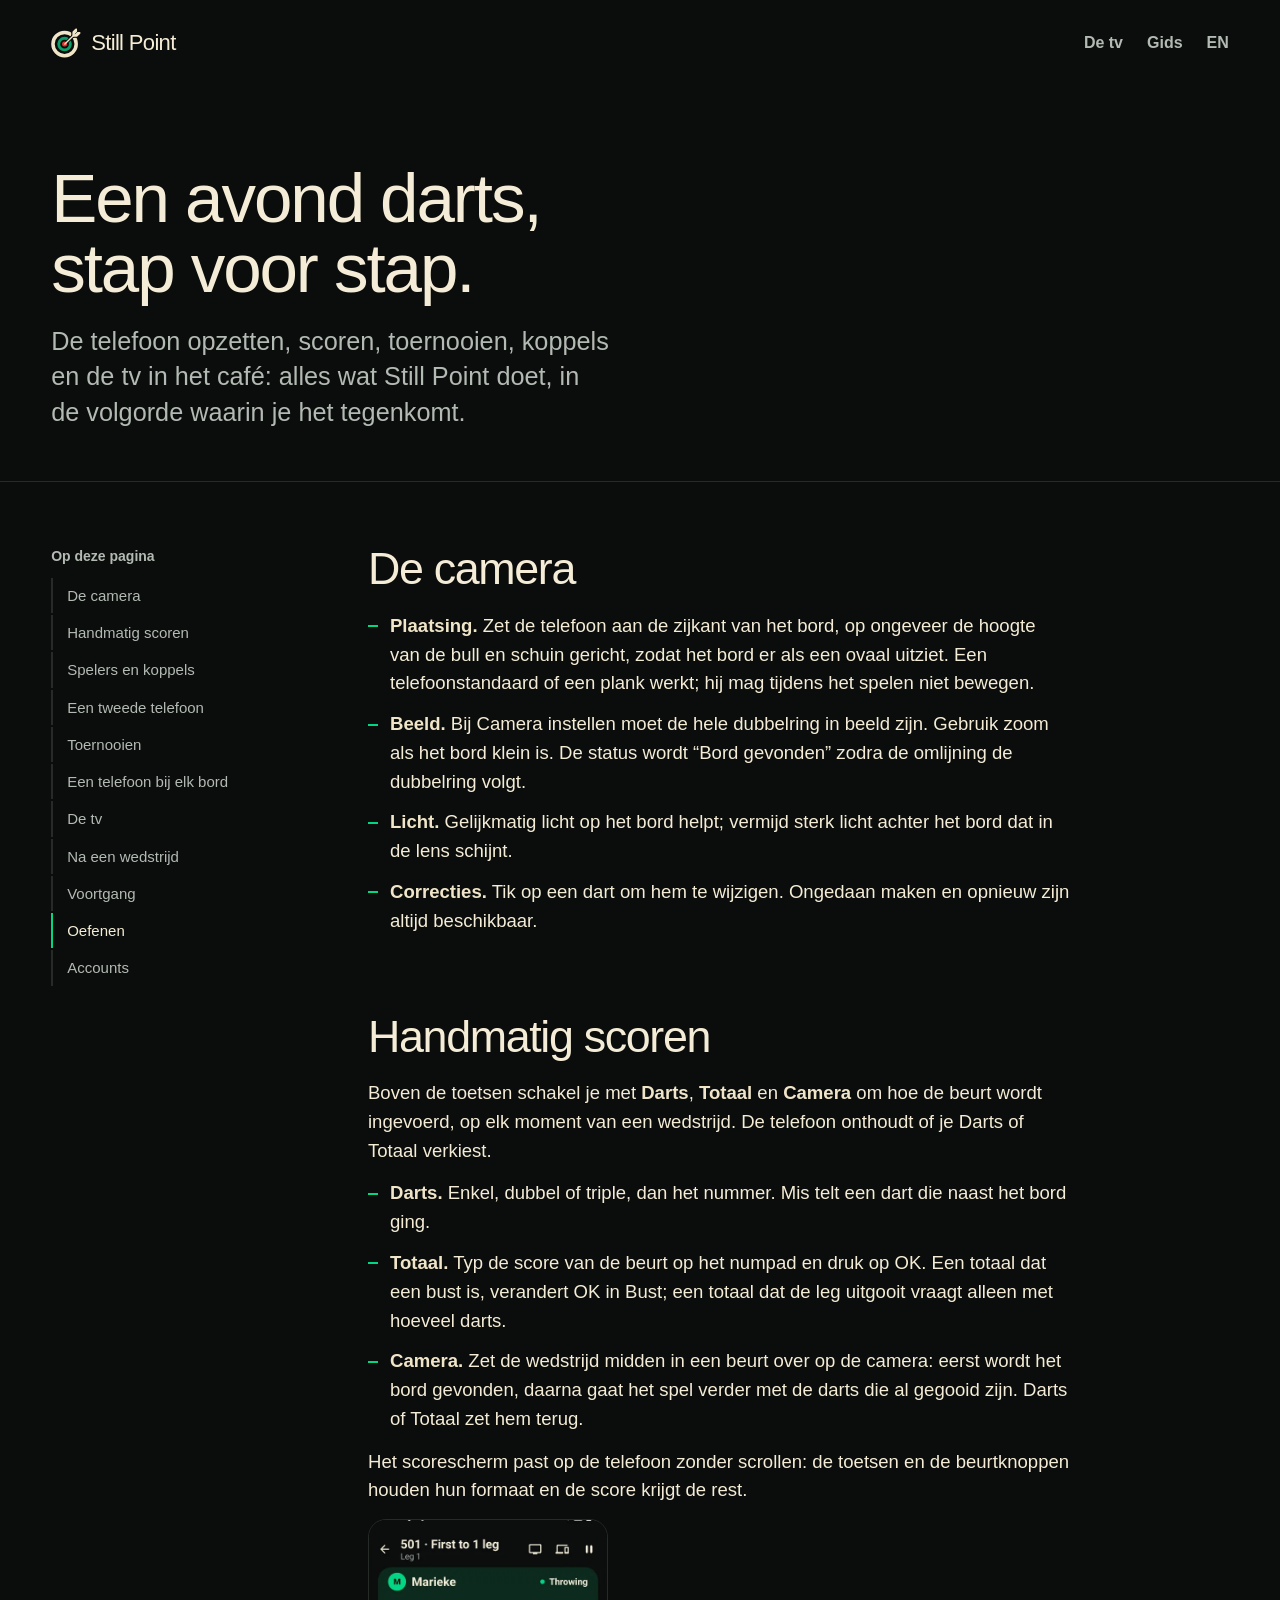
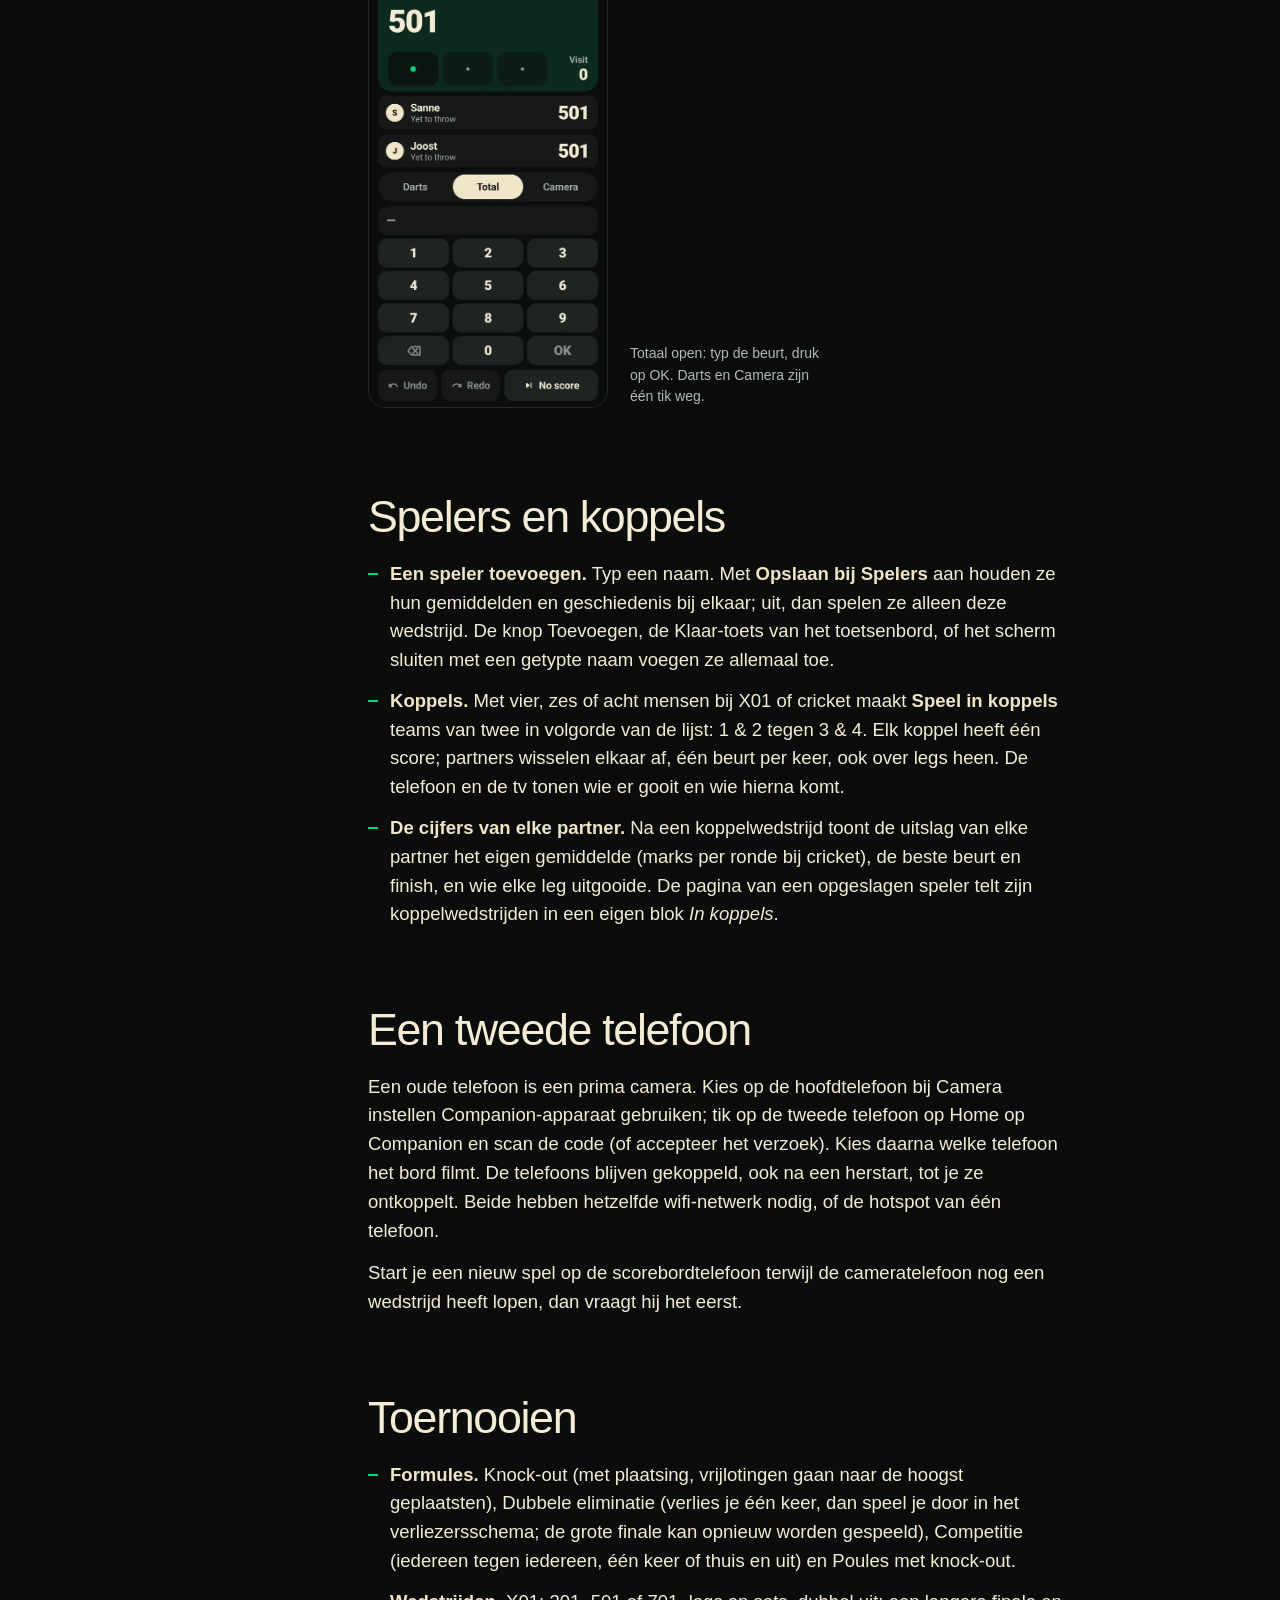
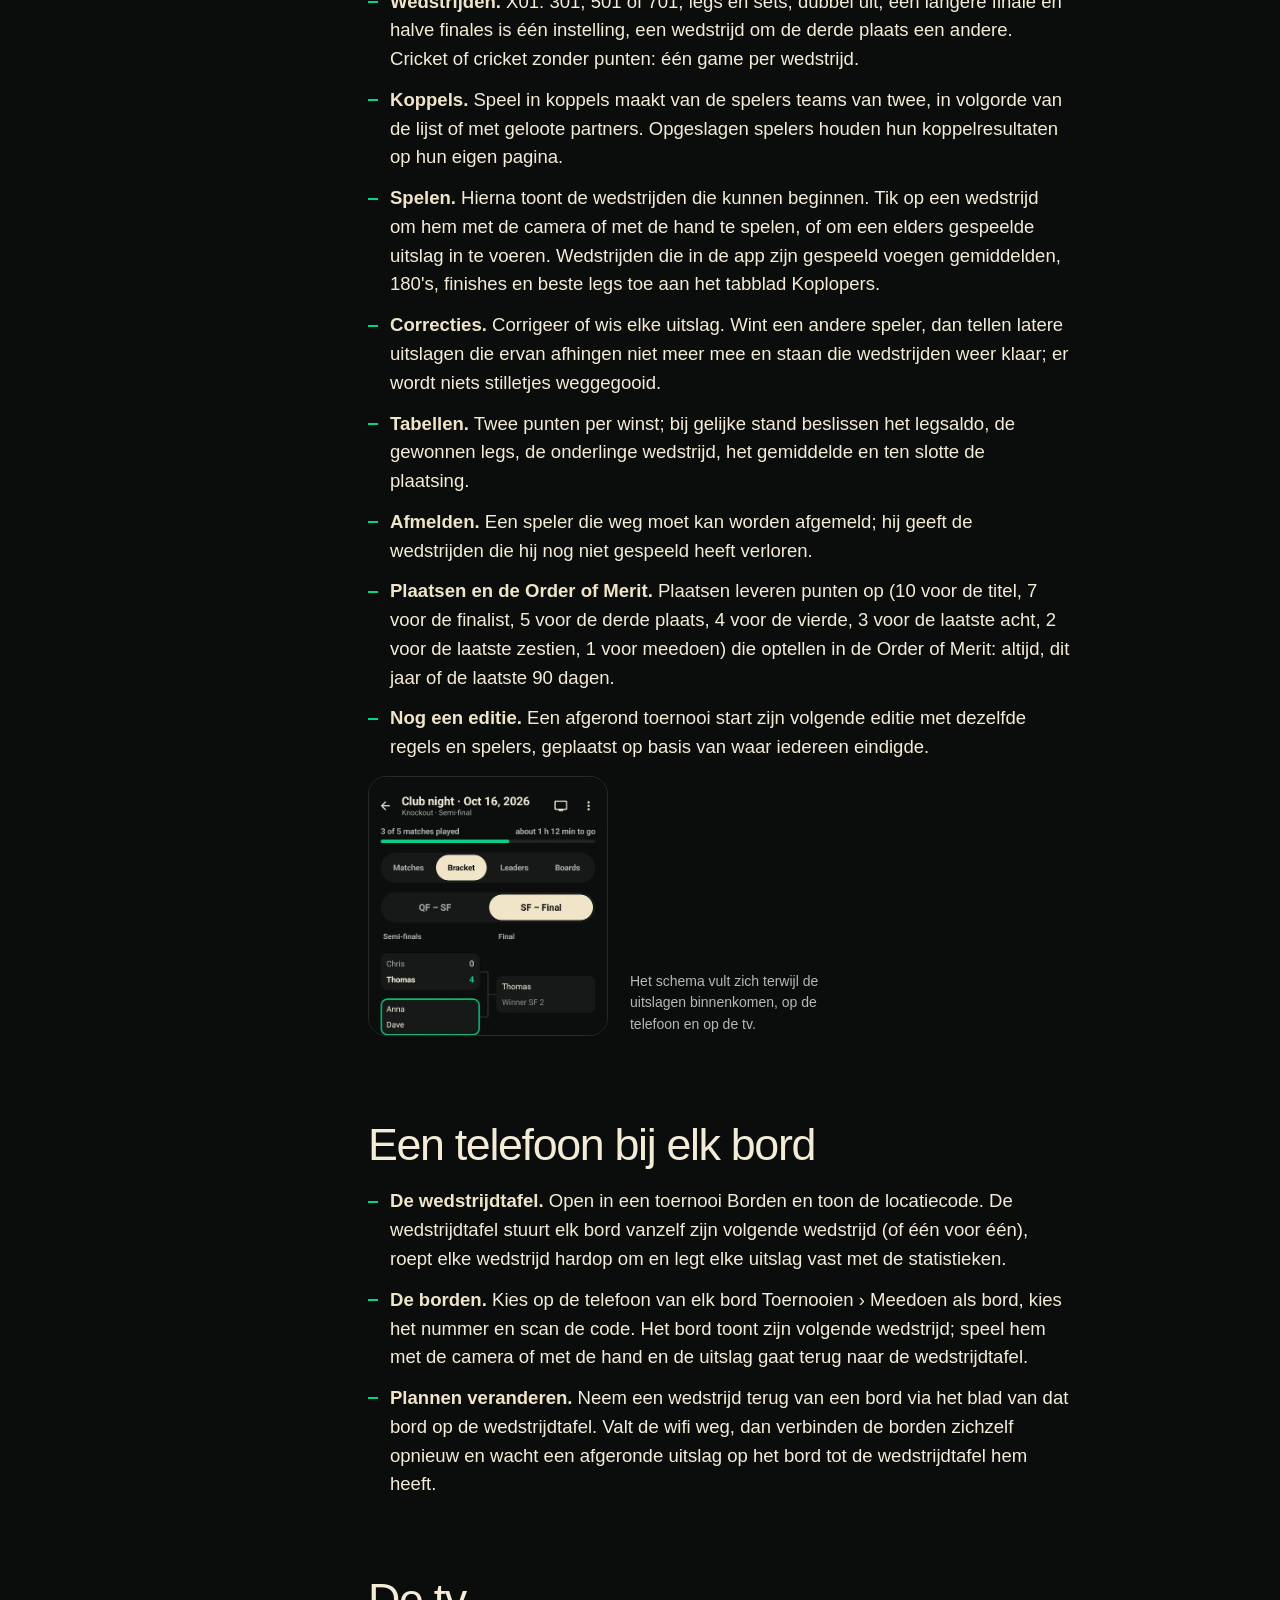
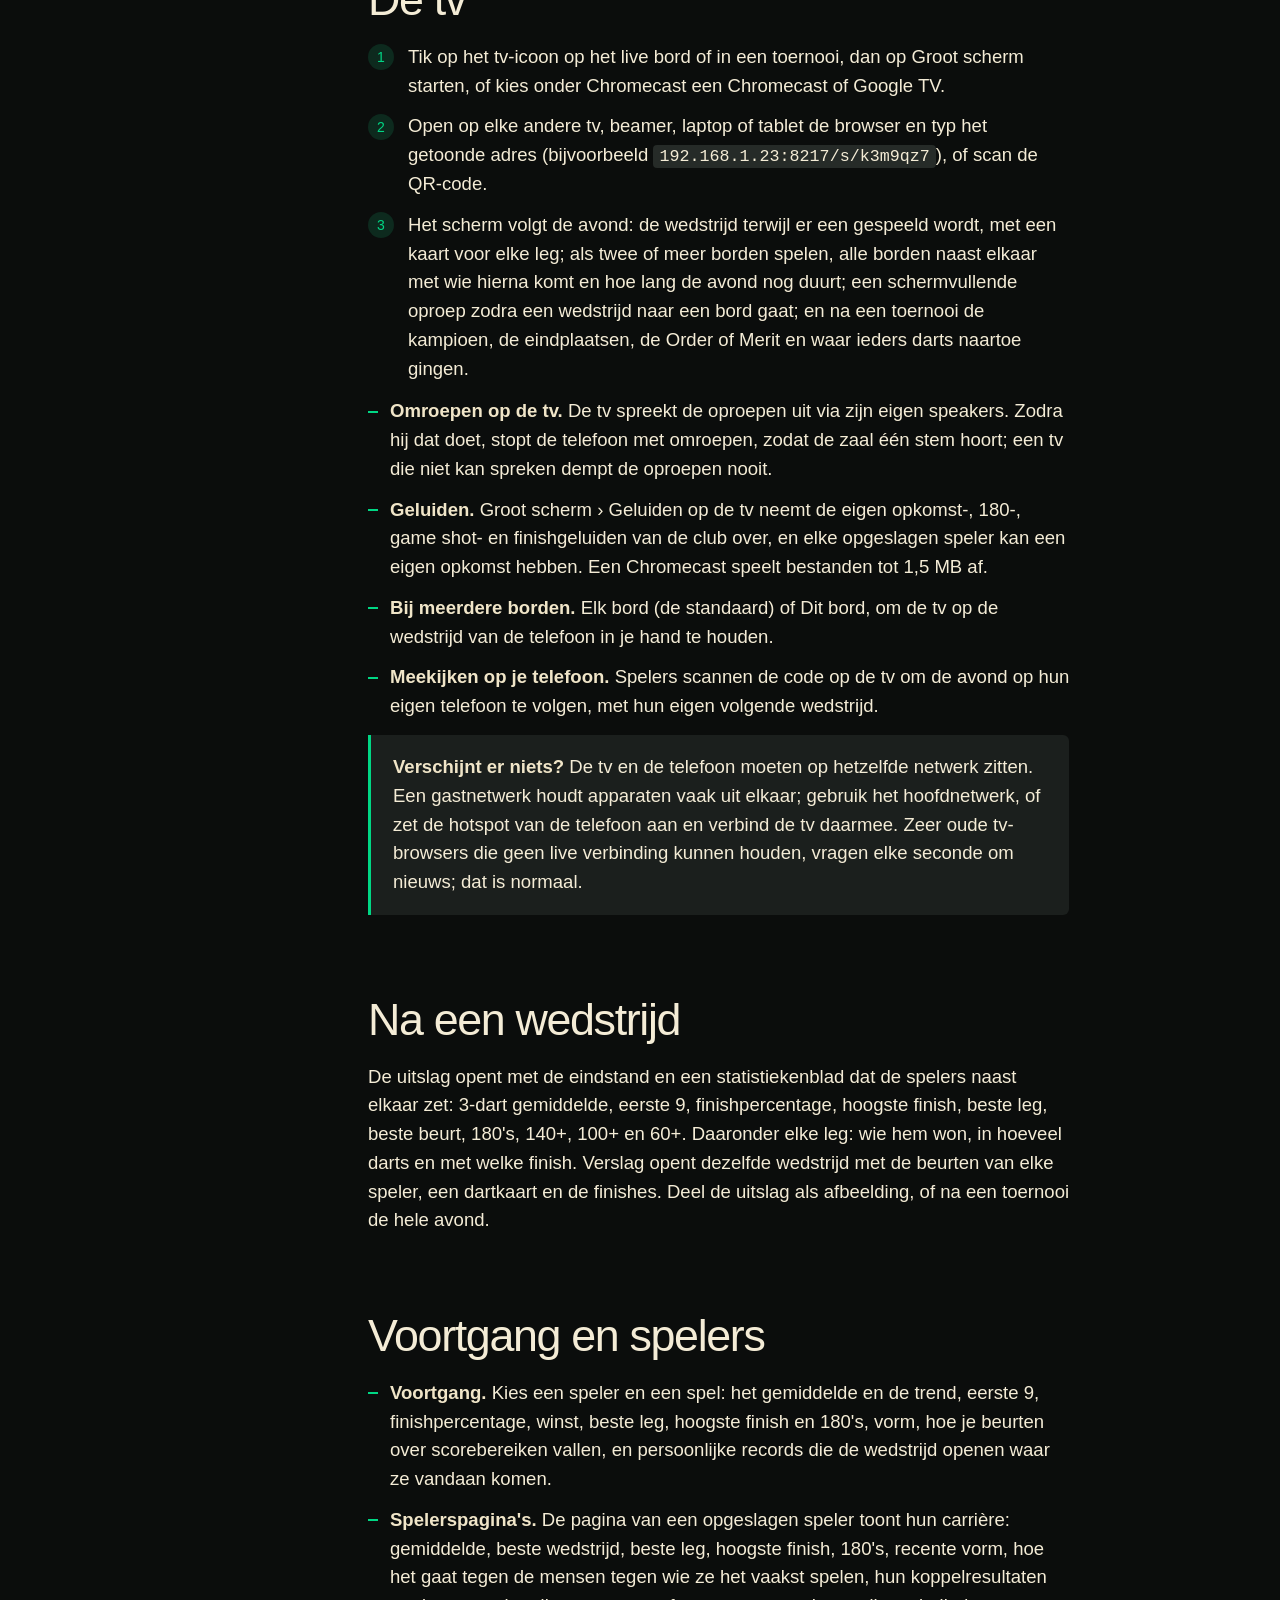
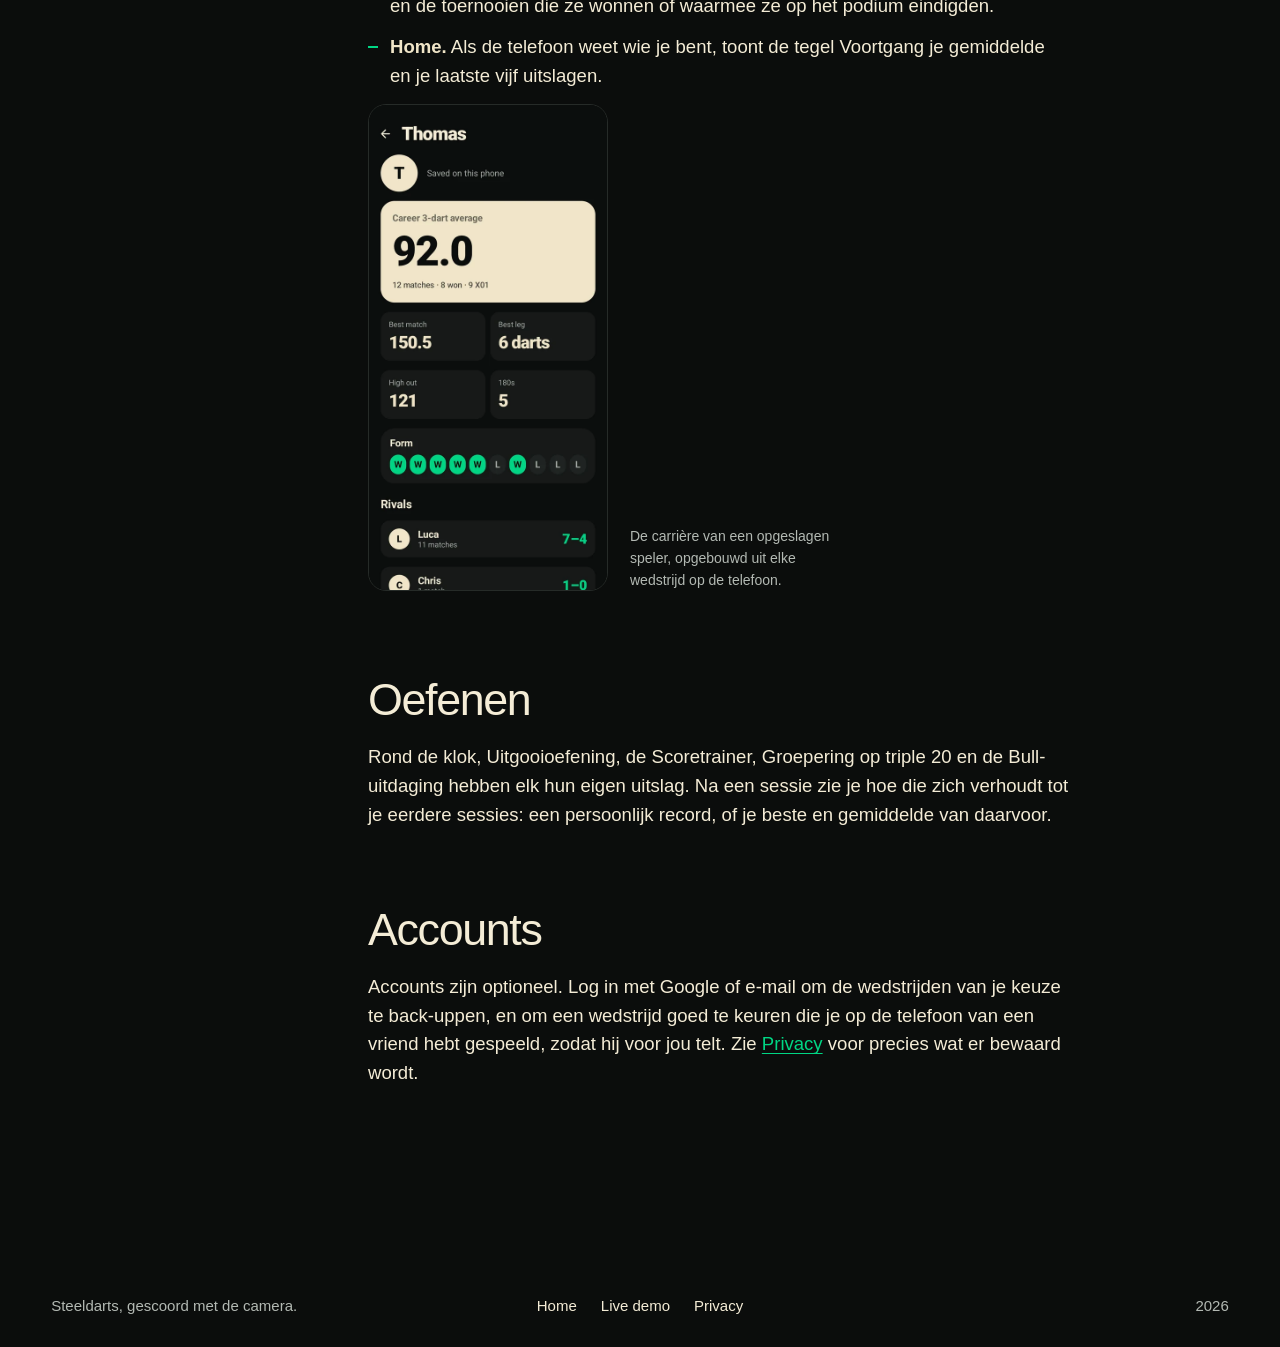
<file: nl/guide.html>
<!doctype html>
<html lang="nl">
<head>
<meta charset="utf-8">
<meta name="viewport" content="width=device-width, initial-scale=1">
<title>Gids · Still Point</title>
<meta name="description" content="Hoe je Still Point bij het bord opzet, scoort met de camera of met de hand, een toernooiavond draait, in koppels speelt en alles op de tv in het café zet.">
<meta name="theme-color" content="#0b0d0c">
<link rel="icon" href="../assets/icon.svg" type="image/svg+xml">
<link rel="stylesheet" href="../assets/home.css">
<link rel="stylesheet" href="../assets/doc.css">
<link rel="alternate" hreflang="nl" href="https://stillpointdarts.com/nl/guide.html">
<link rel="alternate" hreflang="en" href="https://stillpointdarts.com/guide.html">
</head>
<body class="doc-page">
<a class="skip" href="#main">Naar de inhoud</a>
<header class="top">
  <a class="brand" href="./"><img src="../assets/mark-dark.svg" alt="" width="30" height="30">Still Point</a>
  <nav aria-label="Main"><a href="./#tv">De tv</a><a href="guide.html" aria-current="page">Gids</a><a href="../guide.html" lang="en" hreflang="en">EN</a></nav>
</header>

<main id="main">
  <div class="doc-head">
    <h1>Een avond darts, stap voor stap.</h1>
    <p class="lead">De telefoon opzetten, scoren, toernooien, koppels en de tv in het café: alles wat Still Point doet, in de volgorde waarin je het tegenkomt.</p>
  </div>

  <div class="doc-body">
    <nav class="toc" aria-label="Op deze pagina">
      <b>Op deze pagina</b>
      <a href="#camera">De camera</a>
      <a href="#scoring">Handmatig scoren</a>
      <a href="#players">Spelers en koppels</a>
      <a href="#companion">Een tweede telefoon</a>
      <a href="#tournaments">Toernooien</a>
      <a href="#venue">Een telefoon bij elk bord</a>
      <a href="#big-screen">De tv</a>
      <a href="#after">Na een wedstrijd</a>
      <a href="#progress">Voortgang</a>
      <a href="#practice">Oefenen</a>
      <a href="#account">Accounts</a>
    </nav>

    <div class="prose">
      <section id="camera">
        <h2>De camera</h2>
        <ul>
          <li><strong>Plaatsing.</strong> Zet de telefoon aan de zijkant van het bord, op ongeveer de hoogte van de bull en schuin gericht, zodat het bord er als een ovaal uitziet. Een telefoonstandaard of een plank werkt; hij mag tijdens het spelen niet bewegen.</li>
          <li><strong>Beeld.</strong> Bij Camera instellen moet de hele dubbelring in beeld zijn. Gebruik zoom als het bord klein is. De status wordt “Bord gevonden” zodra de omlijning de dubbelring volgt.</li>
          <li><strong>Licht.</strong> Gelijkmatig licht op het bord helpt; vermijd sterk licht achter het bord dat in de lens schijnt.</li>
          <li><strong>Correcties.</strong> Tik op een dart om hem te wijzigen. Ongedaan maken en opnieuw zijn altijd beschikbaar.</li>
        </ul>
      </section>

      <section id="scoring">
        <h2>Handmatig scoren</h2>
        <p>Boven de toetsen schakel je met <strong>Darts</strong>, <strong>Totaal</strong> en <strong>Camera</strong> om hoe de beurt wordt ingevoerd, op elk moment van een wedstrijd. De telefoon onthoudt of je Darts of Totaal verkiest.</p>
        <ul>
          <li><strong>Darts.</strong> Enkel, dubbel of triple, dan het nummer. Mis telt een dart die naast het bord ging.</li>
          <li><strong>Totaal.</strong> Typ de score van de beurt op het numpad en druk op OK. Een totaal dat een bust is, verandert OK in Bust; een totaal dat de leg uitgooit vraagt alleen met hoeveel darts.</li>
          <li><strong>Camera.</strong> Zet de wedstrijd midden in een beurt over op de camera: eerst wordt het bord gevonden, daarna gaat het spel verder met de darts die al gegooid zijn. Darts of Totaal zet hem terug.</li>
        </ul>
        <p>Het scorescherm past op de telefoon zonder scrollen: de toetsen en de beurtknoppen houden hun formaat en de score krijgt de rest.</p>
        <figure><img src="../assets/app-scoring.webp" alt="Het scorescherm: Marieke op 501 met het Totaal-numpad open, Sanne en Joost wachten" width="540" height="1105" loading="lazy">
          <figcaption>Totaal open: typ de beurt, druk op OK. Darts en Camera zijn één tik weg.</figcaption></figure>
      </section>

      <section id="players">
        <h2>Spelers en koppels</h2>
        <ul>
          <li><strong>Een speler toevoegen.</strong> Typ een naam. Met <strong>Opslaan bij Spelers</strong> aan houden ze hun gemiddelden en geschiedenis bij elkaar; uit, dan spelen ze alleen deze wedstrijd. De knop Toevoegen, de Klaar-toets van het toetsenbord, of het scherm sluiten met een getypte naam voegen ze allemaal toe.</li>
          <li><strong>Koppels.</strong> Met vier, zes of acht mensen bij X01 of cricket maakt <strong>Speel in koppels</strong> teams van twee in volgorde van de lijst: 1 &amp; 2 tegen 3 &amp; 4. Elk koppel heeft één score; partners wisselen elkaar af, één beurt per keer, ook over legs heen. De telefoon en de tv tonen wie er gooit en wie hierna komt.</li>
          <li><strong>De cijfers van elke partner.</strong> Na een koppelwedstrijd toont de uitslag van elke partner het eigen gemiddelde (marks per ronde bij cricket), de beste beurt en finish, en wie elke leg uitgooide. De pagina van een opgeslagen speler telt zijn koppelwedstrijden in een eigen blok <em>In koppels</em>.</li>
        </ul>
      </section>

      <section id="companion">
        <h2>Een tweede telefoon</h2>
        <p>Een oude telefoon is een prima camera. Kies op de hoofdtelefoon bij Camera instellen Companion-apparaat gebruiken; tik op de tweede telefoon op Home op Companion en scan de code (of accepteer het verzoek). Kies daarna welke telefoon het bord filmt. De telefoons blijven gekoppeld, ook na een herstart, tot je ze ontkoppelt. Beide hebben hetzelfde wifi-netwerk nodig, of de hotspot van één telefoon.</p>
        <p>Start je een nieuw spel op de scorebordtelefoon terwijl de cameratelefoon nog een wedstrijd heeft lopen, dan vraagt hij het eerst.</p>
      </section>

      <section id="tournaments">
        <h2>Toernooien</h2>
        <ul>
          <li><strong>Formules.</strong> Knock-out (met plaatsing, vrijlotingen gaan naar de hoogst geplaatsten), Dubbele eliminatie (verlies je één keer, dan speel je door in het verliezersschema; de grote finale kan opnieuw worden gespeeld), Competitie (iedereen tegen iedereen, één keer of thuis en uit) en Poules met knock-out.</li>
          <li><strong>Wedstrijden.</strong> X01: 301, 501 of 701, legs en sets, dubbel uit; een langere finale en halve finales is één instelling, een wedstrijd om de derde plaats een andere. Cricket of cricket zonder punten: één game per wedstrijd.</li>
          <li><strong>Koppels.</strong> Speel in koppels maakt van de spelers teams van twee, in volgorde van de lijst of met geloote partners. Opgeslagen spelers houden hun koppelresultaten op hun eigen pagina.</li>
          <li><strong>Spelen.</strong> Hierna toont de wedstrijden die kunnen beginnen. Tik op een wedstrijd om hem met de camera of met de hand te spelen, of om een elders gespeelde uitslag in te voeren. Wedstrijden die in de app zijn gespeeld voegen gemiddelden, 180's, finishes en beste legs toe aan het tabblad Koplopers.</li>
          <li><strong>Correcties.</strong> Corrigeer of wis elke uitslag. Wint een andere speler, dan tellen latere uitslagen die ervan afhingen niet meer mee en staan die wedstrijden weer klaar; er wordt niets stilletjes weggegooid.</li>
          <li><strong>Tabellen.</strong> Twee punten per winst; bij gelijke stand beslissen het legsaldo, de gewonnen legs, de onderlinge wedstrijd, het gemiddelde en ten slotte de plaatsing.</li>
          <li><strong>Afmelden.</strong> Een speler die weg moet kan worden afgemeld; hij geeft de wedstrijden die hij nog niet gespeeld heeft verloren.</li>
          <li><strong>Plaatsen en de Order of Merit.</strong> Plaatsen leveren punten op (10 voor de titel, 7 voor de finalist, 5 voor de derde plaats, 4 voor de vierde, 3 voor de laatste acht, 2 voor de laatste zestien, 1 voor meedoen) die optellen in de Order of Merit: altijd, dit jaar of de laatste 90 dagen.</li>
          <li><strong>Nog een editie.</strong> Een afgerond toernooi start zijn volgende editie met dezelfde regels en spelers, geplaatst op basis van waar iedereen eindigde.</li>
        </ul>
        <figure><img src="../assets/app-bracket.webp" alt="Een knock-outschema van de kwartfinales tot de finale" width="540" height="585" loading="lazy">
          <figcaption>Het schema vult zich terwijl de uitslagen binnenkomen, op de telefoon en op de tv.</figcaption></figure>
      </section>

      <section id="venue">
        <h2>Een telefoon bij elk bord</h2>
        <ul>
          <li><strong>De wedstrijdtafel.</strong> Open in een toernooi Borden en toon de locatiecode. De wedstrijdtafel stuurt elk bord vanzelf zijn volgende wedstrijd (of één voor één), roept elke wedstrijd hardop om en legt elke uitslag vast met de statistieken.</li>
          <li><strong>De borden.</strong> Kies op de telefoon van elk bord Toernooien › Meedoen als bord, kies het nummer en scan de code. Het bord toont zijn volgende wedstrijd; speel hem met de camera of met de hand en de uitslag gaat terug naar de wedstrijdtafel.</li>
          <li><strong>Plannen veranderen.</strong> Neem een wedstrijd terug van een bord via het blad van dat bord op de wedstrijdtafel. Valt de wifi weg, dan verbinden de borden zichzelf opnieuw en wacht een afgeronde uitslag op het bord tot de wedstrijdtafel hem heeft.</li>
        </ul>
      </section>

      <section id="big-screen">
        <h2>De tv</h2>
        <ol>
          <li>Tik op het tv-icoon op het live bord of in een toernooi, dan op Groot scherm starten, of kies onder Chromecast een Chromecast of Google TV.</li>
          <li>Open op elke andere tv, beamer, laptop of tablet de browser en typ het getoonde adres (bijvoorbeeld <code>192.168.1.23:8217/s/k3m9qz7</code>), of scan de QR-code.</li>
          <li>Het scherm volgt de avond: de wedstrijd terwijl er een gespeeld wordt, met een kaart voor elke leg; als twee of meer borden spelen, alle borden naast elkaar met wie hierna komt en hoe lang de avond nog duurt; een schermvullende oproep zodra een wedstrijd naar een bord gaat; en na een toernooi de kampioen, de eindplaatsen, de Order of Merit en waar ieders darts naartoe gingen.</li>
        </ol>
        <ul>
          <li><strong>Omroepen op de tv.</strong> De tv spreekt de oproepen uit via zijn eigen speakers. Zodra hij dat doet, stopt de telefoon met omroepen, zodat de zaal één stem hoort; een tv die niet kan spreken dempt de oproepen nooit.</li>
          <li><strong>Geluiden.</strong> Groot scherm › Geluiden op de tv neemt de eigen opkomst-, 180-, game shot- en finishgeluiden van de club over, en elke opgeslagen speler kan een eigen opkomst hebben. Een Chromecast speelt bestanden tot 1,5 MB af.</li>
          <li><strong>Bij meerdere borden.</strong> Elk bord (de standaard) of Dit bord, om de tv op de wedstrijd van de telefoon in je hand te houden.</li>
          <li><strong>Meekijken op je telefoon.</strong> Spelers scannen de code op de tv om de avond op hun eigen telefoon te volgen, met hun eigen volgende wedstrijd.</li>
        </ul>
        <div class="note">
          <p><strong>Verschijnt er niets?</strong> De tv en de telefoon moeten op hetzelfde netwerk zitten. Een gastnetwerk houdt apparaten vaak uit elkaar; gebruik het hoofdnetwerk, of zet de hotspot van de telefoon aan en verbind de tv daarmee. Zeer oude tv-browsers die geen live verbinding kunnen houden, vragen elke seconde om nieuws; dat is normaal.</p>
        </div>
      </section>

      <section id="after">
        <h2>Na een wedstrijd</h2>
        <p>De uitslag opent met de eindstand en een statistiekenblad dat de spelers naast elkaar zet: 3-dart gemiddelde, eerste 9, finishpercentage, hoogste finish, beste leg, beste beurt, 180's, 140+, 100+ en 60+. Daaronder elke leg: wie hem won, in hoeveel darts en met welke finish. Verslag opent dezelfde wedstrijd met de beurten van elke speler, een dartkaart en de finishes. Deel de uitslag als afbeelding, of na een toernooi de hele avond.</p>
      </section>

      <section id="progress">
        <h2>Voortgang en spelers</h2>
        <ul>
          <li><strong>Voortgang.</strong> Kies een speler en een spel: het gemiddelde en de trend, eerste 9, finishpercentage, winst, beste leg, hoogste finish en 180's, vorm, hoe je beurten over scorebereiken vallen, en persoonlijke records die de wedstrijd openen waar ze vandaan komen.</li>
          <li><strong>Spelerspagina's.</strong> De pagina van een opgeslagen speler toont hun carrière: gemiddelde, beste wedstrijd, beste leg, hoogste finish, 180's, recente vorm, hoe het gaat tegen de mensen tegen wie ze het vaakst spelen, hun koppelresultaten en de toernooien die ze wonnen of waarmee ze op het podium eindigden.</li>
          <li><strong>Home.</strong> Als de telefoon weet wie je bent, toont de tegel Voortgang je gemiddelde en je laatste vijf uitslagen.</li>
        </ul>
        <figure><img src="../assets/app-career.webp" alt="De pagina van een opgeslagen speler met carrièregemiddelde, beste wedstrijd, vorm en rivalen" width="540" height="1100" loading="lazy">
          <figcaption>De carrière van een opgeslagen speler, opgebouwd uit elke wedstrijd op de telefoon.</figcaption></figure>
      </section>

      <section id="practice">
        <h2>Oefenen</h2>
        <p>Rond de klok, Uitgooioefening, de Scoretrainer, Groepering op triple 20 en de Bull-uitdaging hebben elk hun eigen uitslag. Na een sessie zie je hoe die zich verhoudt tot je eerdere sessies: een persoonlijk record, of je beste en gemiddelde van daarvoor.</p>
      </section>

      <section id="account">
        <h2>Accounts</h2>
        <p>Accounts zijn optioneel. Log in met Google of e-mail om de wedstrijden van je keuze te back-uppen, en om een wedstrijd goed te keuren die je op de telefoon van een vriend hebt gespeeld, zodat hij voor jou telt. Zie <a href="privacy.html">Privacy</a> voor precies wat er bewaard wordt.</p>
      </section>
    </div>
  </div>
</main>

<footer class="foot">
  <span>Steeldarts, gescoord met de camera.</span>
  <nav aria-label="Footer"><a href="./">Home</a><a href="../live/?demo&amp;lang=nl">Live demo</a><a href="privacy.html">Privacy</a></nav>
  <span class="r">2026</span>
</footer>
<script src="../assets/doc.js"></script>
</body>
</html>
</file>
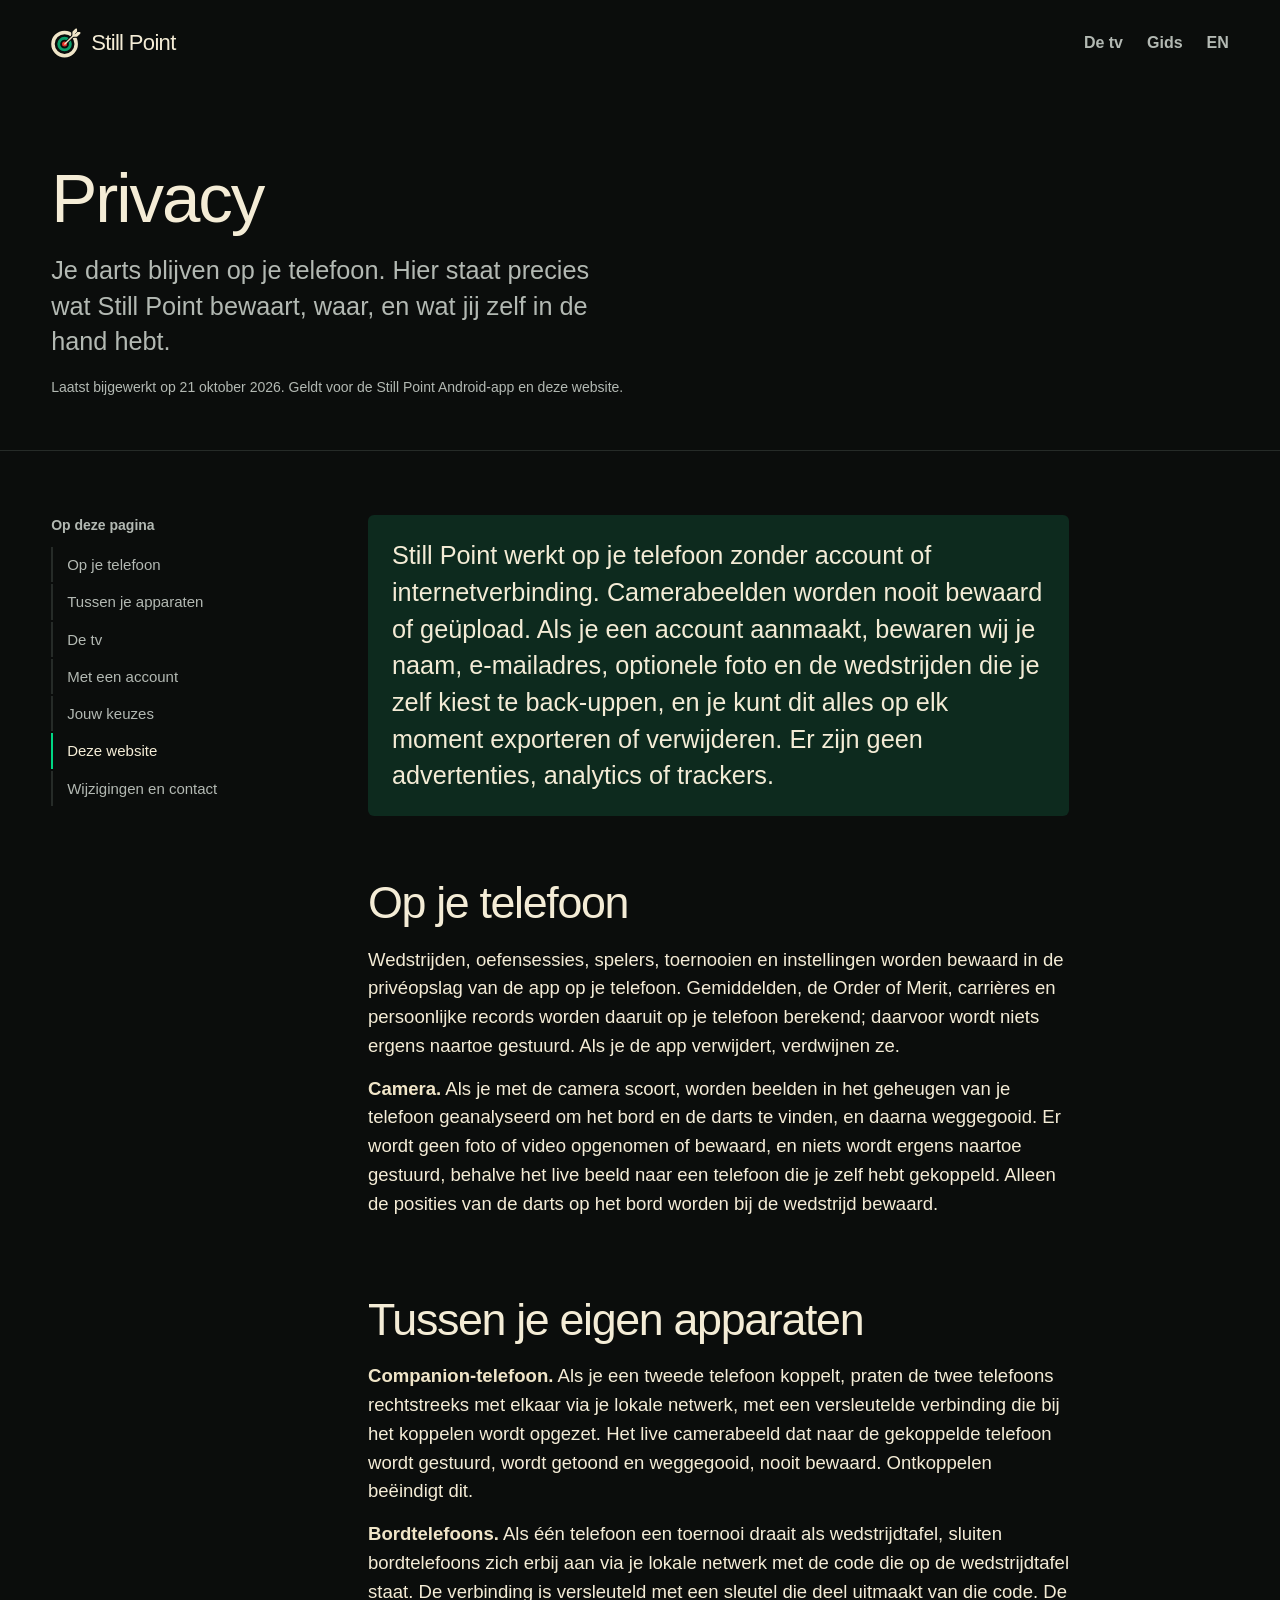
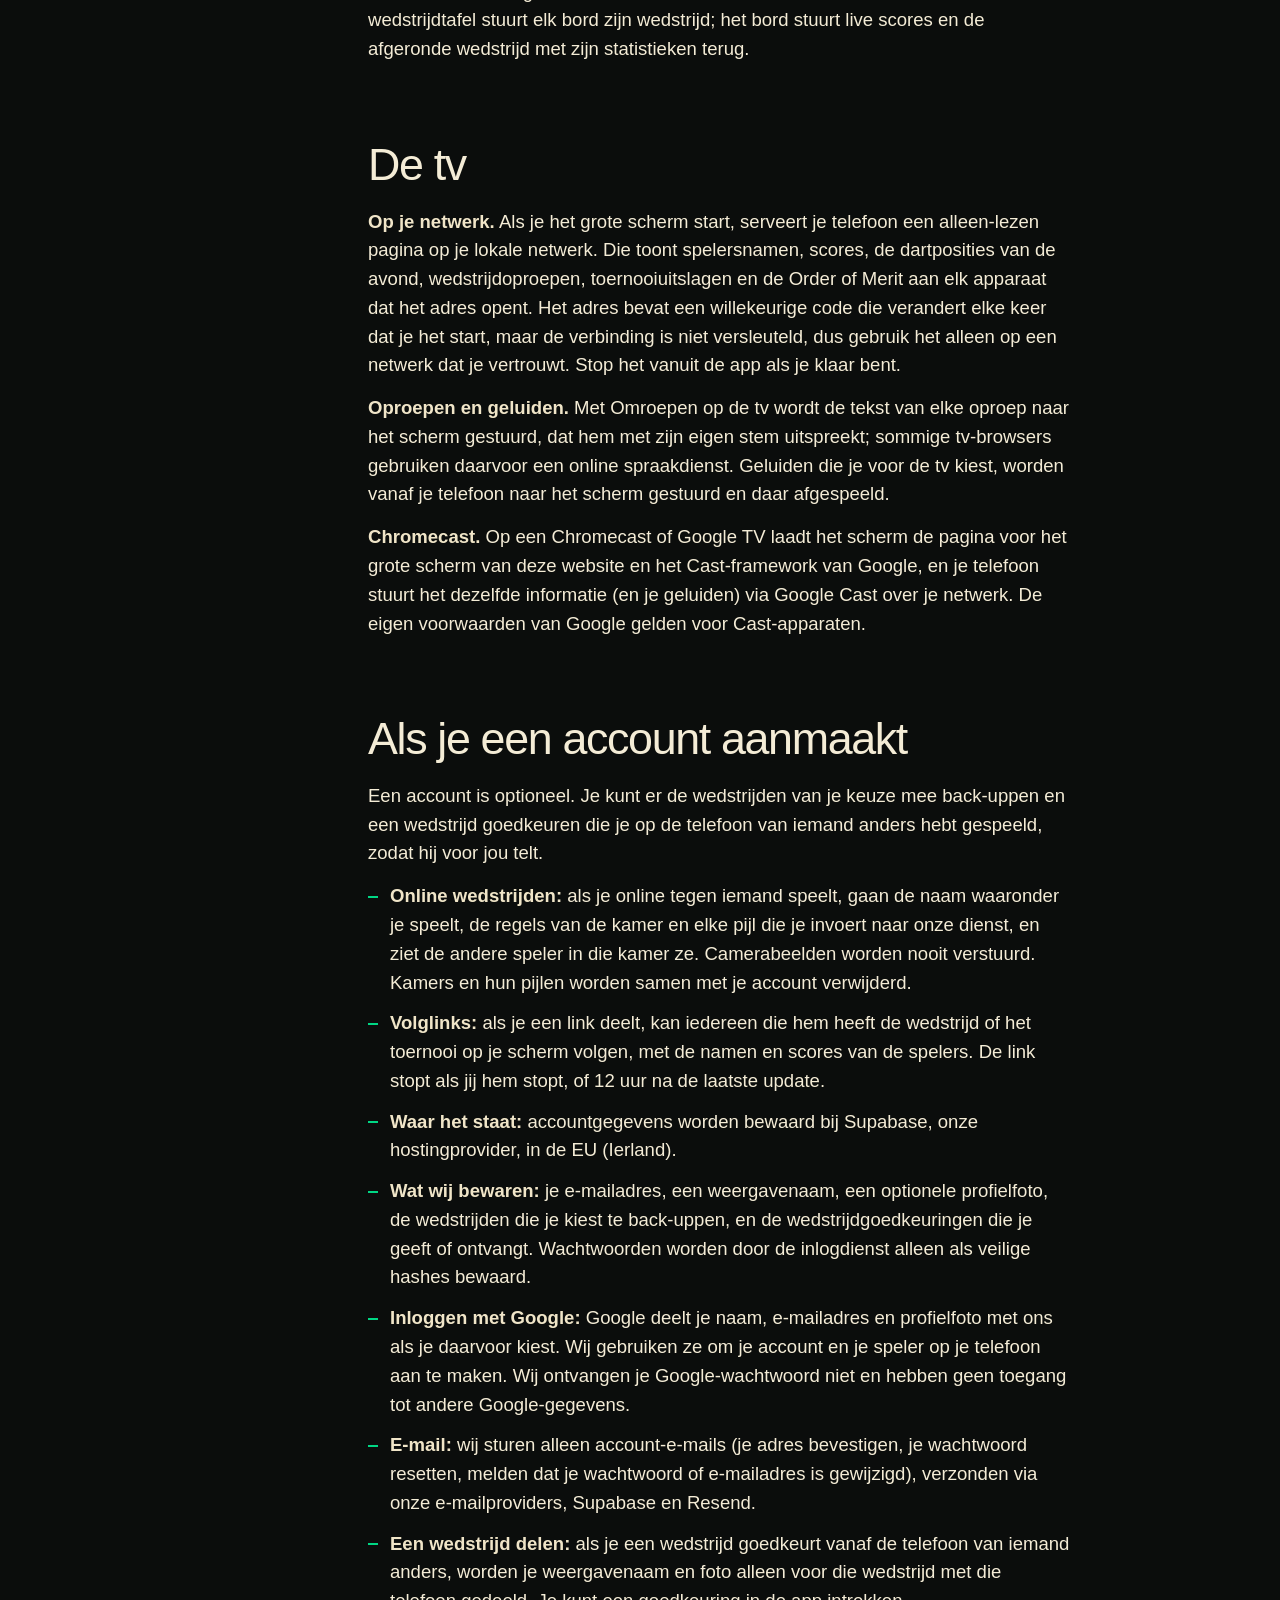
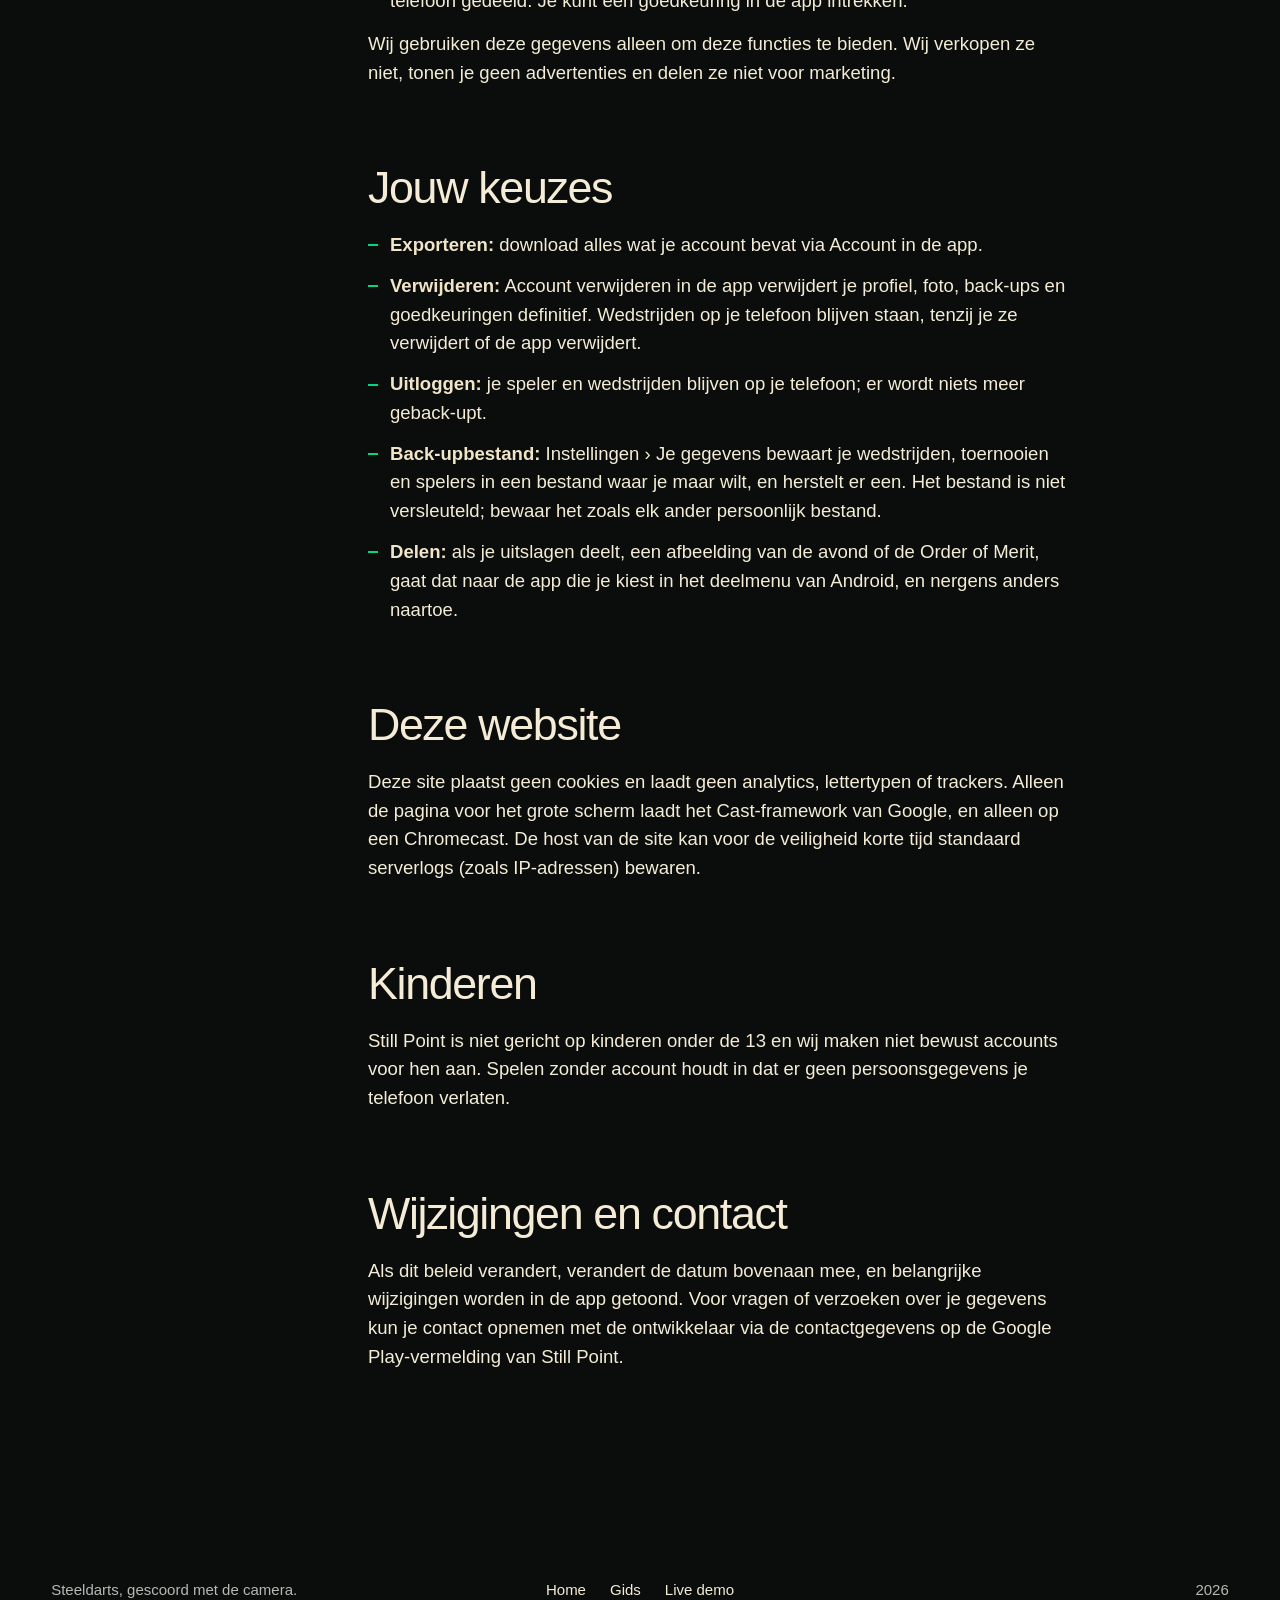
<file: nl/privacy.html>
<!doctype html>
<html lang="nl">
<head>
<meta charset="utf-8">
<meta name="viewport" content="width=device-width, initial-scale=1">
<title>Privacy · Still Point</title>
<meta name="description" content="Wat Still Point bewaart, waar, en wat jij zelf bepaalt: de app werkt zonder account en camerabeelden verlaten je telefoon nooit.">
<meta name="theme-color" content="#0b0d0c">
<link rel="icon" href="../assets/icon.svg" type="image/svg+xml">
<link rel="stylesheet" href="../assets/home.css">
<link rel="stylesheet" href="../assets/doc.css">
<link rel="alternate" hreflang="nl" href="https://stillpointdarts.com/nl/privacy.html">
<link rel="alternate" hreflang="en" href="https://stillpointdarts.com/privacy.html">
</head>
<body class="doc-page">
<a class="skip" href="#main">Naar de inhoud</a>
<header class="top">
  <a class="brand" href="./"><img src="../assets/mark-dark.svg" alt="" width="30" height="30">Still Point</a>
  <nav aria-label="Main"><a href="./#tv">De tv</a><a href="guide.html">Gids</a><a href="../privacy.html" lang="en" hreflang="en">EN</a></nav>
</header>

<main id="main">
  <div class="doc-head">
    <h1>Privacy</h1>
    <p class="lead">Je darts blijven op je telefoon. Hier staat precies wat Still Point bewaart, waar, en wat jij zelf in de hand hebt.</p>
    <p class="stamp">Laatst bijgewerkt op 21 oktober 2026. Geldt voor de Still Point Android-app en deze website.</p>
  </div>

  <div class="doc-body">
    <nav class="toc" aria-label="Op deze pagina">
      <b>Op deze pagina</b>
      <a href="#phone">Op je telefoon</a>
      <a href="#devices">Tussen je apparaten</a>
      <a href="#tv">De tv</a>
      <a href="#account">Met een account</a>
      <a href="#choices">Jouw keuzes</a>
      <a href="#site">Deze website</a>
      <a href="#contact">Wijzigingen en contact</a>
    </nav>

    <div class="prose">
      <p class="short">Still Point werkt op je telefoon zonder account of internetverbinding. Camerabeelden worden nooit bewaard of geüpload. Als je een account aanmaakt, bewaren wij je naam, e-mailadres, optionele foto en de wedstrijden die je zelf kiest te back-uppen, en je kunt dit alles op elk moment exporteren of verwijderen. Er zijn geen advertenties, analytics of trackers.</p>

      <section id="phone">
        <h2>Op je telefoon</h2>
        <p>Wedstrijden, oefensessies, spelers, toernooien en instellingen worden bewaard in de privéopslag van de app op je telefoon. Gemiddelden, de Order of Merit, carrières en persoonlijke records worden daaruit op je telefoon berekend; daarvoor wordt niets ergens naartoe gestuurd. Als je de app verwijdert, verdwijnen ze.</p>
        <p><strong>Camera.</strong> Als je met de camera scoort, worden beelden in het geheugen van je telefoon geanalyseerd om het bord en de darts te vinden, en daarna weggegooid. Er wordt geen foto of video opgenomen of bewaard, en niets wordt ergens naartoe gestuurd, behalve het live beeld naar een telefoon die je zelf hebt gekoppeld. Alleen de posities van de darts op het bord worden bij de wedstrijd bewaard.</p>
      </section>

      <section id="devices">
        <h2>Tussen je eigen apparaten</h2>
        <p><strong>Companion-telefoon.</strong> Als je een tweede telefoon koppelt, praten de twee telefoons rechtstreeks met elkaar via je lokale netwerk, met een versleutelde verbinding die bij het koppelen wordt opgezet. Het live camerabeeld dat naar de gekoppelde telefoon wordt gestuurd, wordt getoond en weggegooid, nooit bewaard. Ontkoppelen beëindigt dit.</p>
        <p><strong>Bordtelefoons.</strong> Als één telefoon een toernooi draait als wedstrijdtafel, sluiten bordtelefoons zich erbij aan via je lokale netwerk met de code die op de wedstrijdtafel staat. De verbinding is versleuteld met een sleutel die deel uitmaakt van die code. De wedstrijdtafel stuurt elk bord zijn wedstrijd; het bord stuurt live scores en de afgeronde wedstrijd met zijn statistieken terug.</p>
      </section>

      <section id="tv">
        <h2>De tv</h2>
        <p><strong>Op je netwerk.</strong> Als je het grote scherm start, serveert je telefoon een alleen-lezen pagina op je lokale netwerk. Die toont spelersnamen, scores, de dartposities van de avond, wedstrijdoproepen, toernooiuitslagen en de Order of Merit aan elk apparaat dat het adres opent. Het adres bevat een willekeurige code die verandert elke keer dat je het start, maar de verbinding is niet versleuteld, dus gebruik het alleen op een netwerk dat je vertrouwt. Stop het vanuit de app als je klaar bent.</p>
        <p><strong>Oproepen en geluiden.</strong> Met Omroepen op de tv wordt de tekst van elke oproep naar het scherm gestuurd, dat hem met zijn eigen stem uitspreekt; sommige tv-browsers gebruiken daarvoor een online spraakdienst. Geluiden die je voor de tv kiest, worden vanaf je telefoon naar het scherm gestuurd en daar afgespeeld.</p>
        <p><strong>Chromecast.</strong> Op een Chromecast of Google TV laadt het scherm de pagina voor het grote scherm van deze website en het Cast-framework van Google, en je telefoon stuurt het dezelfde informatie (en je geluiden) via Google Cast over je netwerk. De eigen voorwaarden van Google gelden voor Cast-apparaten.</p>
      </section>

      <section id="account">
        <h2>Als je een account aanmaakt</h2>
        <p>Een account is optioneel. Je kunt er de wedstrijden van je keuze mee back-uppen en een wedstrijd goedkeuren die je op de telefoon van iemand anders hebt gespeeld, zodat hij voor jou telt.</p>
        <ul>
          <li><strong>Online wedstrijden:</strong> als je online tegen iemand speelt, gaan de naam waaronder je speelt, de regels van de kamer en elke pijl die je invoert naar onze dienst, en ziet de andere speler in die kamer ze. Camerabeelden worden nooit verstuurd. Kamers en hun pijlen worden samen met je account verwijderd.</li>
          <li><strong>Volglinks:</strong> als je een link deelt, kan iedereen die hem heeft de wedstrijd of het toernooi op je scherm volgen, met de namen en scores van de spelers. De link stopt als jij hem stopt, of 12 uur na de laatste update.</li>
          <li><strong>Waar het staat:</strong> accountgegevens worden bewaard bij Supabase, onze hostingprovider, in de EU (Ierland).</li>
          <li><strong>Wat wij bewaren:</strong> je e-mailadres, een weergavenaam, een optionele profielfoto, de wedstrijden die je kiest te back-uppen, en de wedstrijdgoedkeuringen die je geeft of ontvangt. Wachtwoorden worden door de inlogdienst alleen als veilige hashes bewaard.</li>
          <li><strong>Inloggen met Google:</strong> Google deelt je naam, e-mailadres en profielfoto met ons als je daarvoor kiest. Wij gebruiken ze om je account en je speler op je telefoon aan te maken. Wij ontvangen je Google-wachtwoord niet en hebben geen toegang tot andere Google-gegevens.</li>
          <li><strong>E-mail:</strong> wij sturen alleen account-e-mails (je adres bevestigen, je wachtwoord resetten, melden dat je wachtwoord of e-mailadres is gewijzigd), verzonden via onze e-mailproviders, Supabase en Resend.</li>
          <li><strong>Een wedstrijd delen:</strong> als je een wedstrijd goedkeurt vanaf de telefoon van iemand anders, worden je weergavenaam en foto alleen voor die wedstrijd met die telefoon gedeeld. Je kunt een goedkeuring in de app intrekken.</li>
        </ul>
        <p>Wij gebruiken deze gegevens alleen om deze functies te bieden. Wij verkopen ze niet, tonen je geen advertenties en delen ze niet voor marketing.</p>
      </section>

      <section id="choices">
        <h2>Jouw keuzes</h2>
        <ul>
          <li><strong>Exporteren:</strong> download alles wat je account bevat via Account in de app.</li>
          <li><strong>Verwijderen:</strong> Account verwijderen in de app verwijdert je profiel, foto, back-ups en goedkeuringen definitief. Wedstrijden op je telefoon blijven staan, tenzij je ze verwijdert of de app verwijdert.</li>
          <li><strong>Uitloggen:</strong> je speler en wedstrijden blijven op je telefoon; er wordt niets meer geback-upt.</li>
          <li><strong>Back-upbestand:</strong> Instellingen › Je gegevens bewaart je wedstrijden, toernooien en spelers in een bestand waar je maar wilt, en herstelt er een. Het bestand is niet versleuteld; bewaar het zoals elk ander persoonlijk bestand.</li>
          <li><strong>Delen:</strong> als je uitslagen deelt, een afbeelding van de avond of de Order of Merit, gaat dat naar de app die je kiest in het deelmenu van Android, en nergens anders naartoe.</li>
        </ul>
      </section>

      <section id="site">
        <h2>Deze website</h2>
        <p>Deze site plaatst geen cookies en laadt geen analytics, lettertypen of trackers. Alleen de pagina voor het grote scherm laadt het Cast-framework van Google, en alleen op een Chromecast. De host van de site kan voor de veiligheid korte tijd standaard serverlogs (zoals IP-adressen) bewaren.</p>
      </section>

      <section id="children">
        <h2>Kinderen</h2>
        <p>Still Point is niet gericht op kinderen onder de 13 en wij maken niet bewust accounts voor hen aan. Spelen zonder account houdt in dat er geen persoonsgegevens je telefoon verlaten.</p>
      </section>

      <section id="contact">
        <h2>Wijzigingen en contact</h2>
        <p>Als dit beleid verandert, verandert de datum bovenaan mee, en belangrijke wijzigingen worden in de app getoond. Voor vragen of verzoeken over je gegevens kun je contact opnemen met de ontwikkelaar via de contactgegevens op de Google Play-vermelding van Still Point.</p>
      </section>
    </div>
  </div>
</main>

<footer class="foot">
  <span>Steeldarts, gescoord met de camera.</span>
  <nav aria-label="Footer"><a href="./">Home</a><a href="guide.html">Gids</a><a href="../live/?demo&amp;lang=nl">Live demo</a></nav>
  <span class="r">2026</span>
</footer>
<script src="../assets/doc.js"></script>
</body>
</html>
</file>
<file: assets/home.css>
/* Still Point home: the product performs. The app's own palette: ink ground, dartboard cream, one green.
   No web fonts and no external requests (see the privacy page). One radius, one button shape, one pair of margins. */
:root {
  --ink: #0b0d0c; --step: #141715; --surface: #1b1f1d; --raised: #262b28; --paper: #f0e5c8; --white: #f4ecd6;
  --muted: #b3b9b3; --green: #00d684; --green-deep: #0d2a1e; --red: #e5392f;
  --display: "Archivo Black", "Arial Black", "Helvetica Neue", Arial, sans-serif;
  --text: "Inter", "Segoe UI", Roboto, "Helvetica Neue", Arial, sans-serif;
  --m: clamp(20px, 4vw, 56px);
  --r: 6px;
  --s-small: 14px; --s-body: clamp(17px, 1rem + .2vw, 19px); --s-lead: clamp(20px, 1.1rem + .6vw, 26px);
  --s-head: clamp(34px, 1.4rem + 3vw, 64px); --s-hero: clamp(40px, 1.6rem + 3.4vw, 76px);
}
* { box-sizing: border-box; margin: 0; padding: 0; }
html { scroll-behavior: smooth; }
html, body { overflow-x: clip; }
body { background: var(--ink); color: var(--white); font: 400 var(--s-body)/1.55 var(--text); -webkit-font-smoothing: antialiased; }
a { color: inherit; }
img, svg { display: block; max-width: 100%; }
img { height: auto; }
:focus-visible { outline: 3px solid var(--green); outline-offset: 3px; }
.skip { position: absolute; left: -999px; top: 8px; background: var(--paper); color: var(--ink); padding: 10px 14px; border-radius: var(--r); z-index: 20; }
.skip:focus { left: 8px; }
h1, h2, h3 { font-family: var(--display); font-weight: 400; letter-spacing: -.03em; line-height: 1.02; }
h2 { font-size: var(--s-head); }
.lead { font-size: var(--s-lead); line-height: 1.4; }
.soft { color: var(--muted); }
.button { display: inline-flex; align-items: center; justify-content: center; gap: 10px; min-height: 52px; padding: 0 24px; border-radius: var(--r);
  font: 700 17px/1 var(--text); text-decoration: none; border: 0; cursor: pointer; transition: transform .15s, background-color .2s, color .2s; }
.button:active { transform: scale(.97); }
.button.go { background: var(--green); color: var(--ink); }
.button.go:hover { background: #3ee8a6; }
.button.quiet { background: var(--raised); color: var(--white); }
.button.quiet:hover { background: #333a36; }
section { position: relative; }

/* Top: the mark and two words, over the hero. */
.top { position: absolute; top: 0; left: 0; right: 0; z-index: 5; display: flex; align-items: center; gap: 24px; padding: 28px var(--m); }
.top .brand { display: flex; align-items: center; gap: 10px; font: 22px/1 var(--display); letter-spacing: -.03em; text-decoration: none; }
.top .brand img { width: 30px; height: 30px; }
.top nav { margin-left: auto; display: flex; gap: 24px; font-size: 16px; font-weight: 600; }
.top nav a { text-decoration: none; color: var(--muted); transition: color .2s; }
.top nav a:hover { color: var(--white); }

/* Hero: two tones meet at the middle; the board on the right works. */
.hero { min-height: 100svh; display: grid; grid-template-columns: 1fr 1fr; }
.hero .say { display: flex; flex-direction: column; justify-content: flex-end; padding: 140px var(--m) clamp(40px, 7vh, 80px); gap: 24px; }
.hero h1 { font-size: clamp(32px, 4vw, 64px); }
.hero h1 .ln { display: block; overflow: hidden; padding-bottom: .06em; white-space: nowrap; }
.hero h1 .ln > span { display: block; animation: rise .9s cubic-bezier(.16, 1, .3, 1) both; }
.hero h1 .ln:nth-child(2) > span { animation-delay: .11s; }
.hero .say p { max-width: 44ch; }
.hero .say .after { animation: fade .7s .45s both; display: flex; flex-direction: column; gap: 24px; }
.hero .say .acts { display: flex; gap: 12px; flex-wrap: wrap; align-items: center; }
.hero .say small { font-size: var(--s-small); color: var(--muted); }
.hero .play { background: var(--step); display: flex; align-items: center; justify-content: center; padding: 100px var(--m) 48px; }
@keyframes rise { from { transform: translateY(105%); } }
@keyframes fade { from { opacity: 0; transform: translateY(12px); } }

/* The working fragment: a regulation board and the app's scoreboard strip. */
.throw { width: min(470px, 100%); display: flex; flex-direction: column; gap: 16px; }
.throw .tboard { width: 100%; aspect-ratio: 1; touch-action: manipulation; cursor: crosshair; }
.throw .tboard path, .throw .tboard circle.bed { transition: fill .12s; }
.throw .tboard .bed:hover { fill: #6f6a55; }
.throw .tboard .ring:hover { fill: #2f8f63; }
.throw .tboard .lit, .throw .tboard .lit:hover { fill: var(--green); }
.throw .tboard .num { fill: #c9c2ad; font: 800 26px/1 var(--text); text-anchor: middle; pointer-events: none; }
.throw .tboard .pin circle { fill: var(--ink); stroke: var(--white); stroke-width: 3.5; }
.throw .tboard .pin text { fill: var(--white); font: 900 19px/1 var(--text); text-anchor: middle; dominant-baseline: central; }
[data-ui].strip { background: #0d2a1e; border-radius: 14px; padding: 16px 18px; display: grid; grid-template-columns: 1fr auto; gap: 6px 16px; align-items: end;
  font-family: var(--text); }
.strip .who { font-size: 15px; font-weight: 700; color: var(--white); display: flex; gap: 8px; align-items: center; }
.strip .who i { width: 8px; height: 8px; border-radius: 50%; background: var(--green); }
.strip .left { font: 900 64px/.9 var(--display); letter-spacing: -.04em; color: var(--white); font-variant-numeric: tabular-nums; }
.strip .route { font: 900 22px/1 var(--text); color: var(--green); text-align: right; letter-spacing: -.01em; }
.strip .cells { grid-column: 1 / -1; display: grid; grid-template-columns: repeat(3, 1fr) auto; gap: 8px; margin-top: 8px; }
.strip .cells span { height: 44px; border-radius: 10px; background: rgba(11, 13, 12, .55); display: flex; align-items: center; justify-content: center;
  font: 900 20px/1 var(--text); color: var(--white); }
.strip .cells span.next { box-shadow: inset 0 0 0 2px rgba(0, 214, 132, .55); } /* taste-skill-ignore: the app's next-dart ring, inside the data-ui fragment */
.strip .cells button { height: 44px; padding: 0 14px; border: 0; border-radius: 10px; background: rgba(11, 13, 12, .55); color: var(--muted); font: 700 14px/1 var(--text); cursor: pointer; }
.strip .cells button:hover { color: var(--white); }
.strip .say1 { grid-column: 1 / -1; font-size: 13px; color: #c8d3cb; min-height: 1.4em; }
.strip.bust { background: #34140f; }
.strip.won { background: var(--green); }
.strip.won .left, .strip.won .who, .strip.won .route, .strip.won .say1 { color: var(--ink); }

/* One phone, the whole evening: the app's own screens on a lit row. */
.screens { background: #000; padding: clamp(96px, 12vw, 180px) 0 clamp(80px, 10vw, 140px); }
.screens .head { padding: 0 var(--m); display: grid; grid-template-columns: auto minmax(0, 46ch); justify-content: start; gap: clamp(32px, 6vw, 96px); align-items: end; margin-bottom: 56px; }
.screens .head p { max-width: 46ch; }
.row { display: flex; gap: 4vw; overflow-x: auto; scroll-snap-type: x mandatory; padding: 0 calc(50vw - 160px); scrollbar-width: none; }
.row::-webkit-scrollbar { display: none; }
.row figure { flex: none; width: 320px; scroll-snap-align: center; opacity: .3; transition: opacity .35s, transform .35s; transform: scale(.94); }
.row figure.on { opacity: 1; transform: none; }
.row figure img { width: 320px; height: auto; border-radius: 18px; }
.screens .now { padding: 0 var(--m); margin-top: 40px; display: grid; grid-template-columns: auto 1fr auto; gap: 24px; align-items: center; }
.screens .now h3 { font-size: 28px; }
.screens .now p { max-width: 52ch; color: var(--muted); }
.screens .now .nav { display: flex; gap: 8px; }
.screens .now .nav button { width: 52px; height: 52px; border-radius: var(--r); border: 0; background: var(--paper); color: var(--ink); font: 900 22px/1 var(--text); cursor: pointer; }
.screens .now .nav button:hover { background: var(--green); }

/* The pub TV: the real page, and the real Look control at poster size. */
.tv { background: var(--green-deep); padding: clamp(96px, 11vw, 170px) var(--m); transition: background-color .4s; display: grid; grid-template-columns: 4fr 8fr; gap: clamp(32px, 5vw, 80px); align-items: center; }
.tv[data-look="cream"] { background: #d7c79c; color: var(--ink); }
.tv[data-look="cream"] .soft { color: #3b423d; }
.tv[data-look="pub"] { background: #000; }
.tv .copy { display: flex; flex-direction: column; gap: 22px; }
.tv .frame { aspect-ratio: 16 / 9; border-radius: 10px; overflow: hidden; background: #0b0d0c; }
.tv .frame iframe { width: 100%; height: 100%; border: 0; display: block; }
[data-ui].look { display: grid; grid-template-columns: repeat(3, 1fr); gap: 4px; padding: 4px; background: rgba(11, 13, 12, .6); border-radius: 999px; font-size: clamp(16px, 1.3vw, 20px); max-width: 30em; }
.look button { border: 0; border-radius: 999px; background: none; color: var(--white); font: 800 1em/1 var(--text); min-height: 52px; cursor: pointer; }
.look button[aria-pressed="true"] { background: var(--paper); color: var(--ink); }
.tv .copy small { font-size: var(--s-small); }
.tv .copy a { font-weight: 700; }

/* Chalk: what kept the score before. */
.chalk { display: grid; grid-template-columns: 7fr 5fr; gap: clamp(32px, 5vw, 80px); padding: clamp(96px, 12vw, 180px) var(--m); align-items: end; }
.chalk .big { overflow: hidden; border-radius: var(--r); }
.chalk .big img { width: 100%; height: auto; transform-origin: 30% 30%; animation: drift 30s ease-in-out infinite alternate; }
@keyframes drift { to { transform: scale(1.07) translate(-1.5%, 1%); } }
.chalk .copy { display: flex; flex-direction: column; gap: 22px; }
.chalk .copy img { width: 62%; border-radius: var(--r); margin-top: 16px; }
.chalk figcaption, .credit { font-size: var(--s-small); color: var(--muted); }

/* Follow on your phone. */
.pocket { background: var(--paper); color: var(--ink); padding: clamp(96px, 11vw, 170px) var(--m); display: grid; grid-template-columns: 4fr minmax(320px, 4fr) 3fr; gap: clamp(28px, 4vw, 64px); align-items: center; }
.pocket .soft, .pocket .credit { color: #3b423d; }
.pocket .copy { display: flex; flex-direction: column; gap: 22px; }
.pocket .phone { aspect-ratio: 9 / 18.5; border-radius: 34px; overflow: hidden; background: #0b0d0c; border: 10px solid #0b0d0c; }
.pocket .phone iframe { width: 100%; height: 100%; border: 0; display: block; }
.pocket .photo img { width: 100%; border-radius: var(--r); filter: contrast(1.05); }

/* A club night: what you give, what comes back. */
.night { padding: clamp(96px, 12vw, 180px) var(--m); display: grid; grid-template-columns: repeat(12, 1fr); }
.night > h2 { grid-column: 4 / 13; margin-bottom: 56px; }
.night .step { grid-column: 4 / 10; margin-bottom: 88px; }
.night .step:last-child { grid-column: 4 / 13; margin-bottom: 0; }
.night .step h3 { font: 700 21px/1.3 var(--text); letter-spacing: 0; margin-bottom: 16px; }
.night .call { background: var(--surface); border-radius: var(--r); padding: 20px; font-size: 18px; display: flex; gap: 8px; flex-wrap: wrap; align-items: center; }
.night .call span { background: var(--raised); border-radius: 999px; padding: 8px 14px; font-weight: 700; }
.night .call em { font-style: normal; color: var(--green); font-weight: 700; }
.night .resp { margin: 16px 0 0 56px; }
.night .resp img { width: min(420px, 100%); border-radius: 14px; }
[data-ui].calltv { background: #0b0d0c; border-radius: 12px; padding: 36px 28px; text-align: center; font-family: var(--text); max-width: 560px; }
.calltv .k { color: #a6ada7; font-weight: 800; font-size: 15px; }
.calltv .b { font: 900 76px/.95 var(--display); color: var(--green); letter-spacing: -.04em; margin: 8px 0 12px; }
.calltv .vs { font: 900 30px/1.1 var(--display); color: var(--paper); }
.calltv .vs i { font: 800 16px/1 var(--text); color: #a6ada7; font-style: normal; padding: 0 10px; vertical-align: middle; }
.calltv .r { color: var(--white); font-weight: 700; margin-top: 10px; }
[data-ui].champ { background: var(--paper); color: var(--ink); border-radius: 14px; padding: 32px; display: grid; grid-template-columns: auto 1fr; gap: 6px 24px; align-items: center; max-width: 760px; font-family: var(--text); }
.champ svg { width: 92px; height: 92px; grid-row: 1 / 4; }
.champ .k { font-weight: 800; font-size: 15px; opacity: .65; }
.champ .n { font: 900 64px/.95 var(--display); letter-spacing: -.04em; }
.champ .p { font-size: 16px; opacity: .75; }

/* Things it does, each a sentence with a switch. */
.bands { display: flex; flex-direction: column; }
.band { min-height: 20vh; display: grid; grid-template-columns: 1fr auto; align-items: center; gap: 24px; padding: 28px var(--m); transition: background-color .35s; }
.band .t { display: flex; flex-direction: column; gap: 8px; }
.band .s { font: 400 clamp(24px, 1rem + 1.8vw, 40px)/1.12 var(--display); letter-spacing: -.02em; color: var(--muted); transition: color .3s; }
.band .c { max-width: 60ch; font-size: 17px; max-height: 0; overflow: hidden; opacity: 0; transition: max-height .4s, opacity .4s; }
.band.on .s { color: var(--white); }
.band.on .c { max-height: 6em; opacity: 1; }
.band.on:nth-child(1) { background: #0d2a1e; } .band.on:nth-child(2) { background: #1d2a40; } .band.on:nth-child(3) { background: #3a1d17; }
.band.on:nth-child(4) { background: #2c2a17; } .band.on:nth-child(5) { background: #222; }
[data-ui].switch { width: 72px; height: 42px; border-radius: 999px; background: #3a403c; border: 0; position: relative; cursor: pointer; flex: none; transition: background-color .25s; }
.switch::after { content: ""; position: absolute; top: 5px; left: 5px; width: 32px; height: 32px; border-radius: 50%; background: var(--white); transition: transform .25s cubic-bezier(.3, 1.4, .5, 1); }
.switch[aria-checked="true"] { background: var(--green); }
.switch[aria-checked="true"]::after { transform: translateX(30px); background: var(--ink); }

/* Privacy: a plain statement. */
.letter { padding: clamp(120px, 14vw, 200px) var(--m); display: flex; justify-content: center; }
.letter .col { width: min(600px, 100%); display: flex; flex-direction: column; gap: 22px; }
.letter .col p b { color: var(--white); }
.letter .col p { color: #d5d9d4; }
.letter .col .sign { font-size: var(--s-small); color: var(--muted); }

/* The close: one row cropped from a longer one. */
.close { display: grid; grid-template-columns: 2fr 8fr 2fr; gap: 12px; margin: 0 -24px; }
.close > div { height: 380px; border-radius: var(--r); overflow: hidden; }
.close .ph img { width: 100%; height: 100%; object-fit: cover; }
.close .tile { background: var(--green); color: var(--ink); padding: 44px; display: flex; flex-direction: column; justify-content: center; gap: 18px; }
.close .tile h2 { font-size: clamp(32px, 1.2rem + 2.2vw, 52px); }
.close .tile p { max-width: 56ch; }
.close .tile .button.go { background: var(--ink); color: var(--white); align-self: flex-start; }
.close .tile .button.go:hover { background: #222; }
.close .flat { background: var(--paper); }
.foot { padding: 30svh var(--m) 30px; display: grid; grid-template-columns: 1fr auto 1fr; gap: 16px 24px; align-items: end; font-size: 15px; color: var(--muted); }
.foot nav { display: flex; gap: 24px; }
.foot nav a { color: var(--white); text-decoration: none; }
.foot nav a:hover { color: var(--green); }
.foot .r { justify-self: end; text-align: right; }
.foot .r a { color: var(--white); }
.credits { grid-column: 1 / -1; max-width: 75ch; font-size: 13px; line-height: 1.5; color: #8f968f; }
.credits a { color: inherit; }

/* Entrances: each section's parts rise in order as they arrive, once. */
.js [data-in] { opacity: 0; transform: translateY(24px); transition: opacity .7s cubic-bezier(.16, 1, .3, 1), transform .7s cubic-bezier(.16, 1, .3, 1); }
.js [data-in].in { opacity: 1; transform: none; }

@media (max-width: 900px) {
  .hero { grid-template-columns: 1fr; }
  .hero .play { order: -1; min-height: 58svh; padding: 92px 20px 24px; }
  .hero .say { padding: 40px 20px 48px; }
  .hero h1 { font-size: 8vw; }
  .throw { width: min(78vw, 440px); }
  .strip .left { font-size: 52px; }
  .screens .head, .screens .now { grid-template-columns: 1fr; }
  .screens .head p { justify-self: start; }
  .row { padding: 0 7vw; gap: 4vw; }
  .row figure, .row figure img { width: 86vw; max-width: 340px; }
  .tv, .chalk, .pocket { grid-template-columns: 1fr; }
  .pocket .phone { width: min(320px, 86vw); justify-self: center; }
  .chalk .copy img { width: 100%; }
  .night { grid-template-columns: 1fr; }
  .night > h2, .night .step, .night .step:last-child { grid-column: 1; }
  .night .resp { margin-left: 0; }
  [data-ui].calltv { max-width: none; } [data-ui].champ { max-width: none; }
  .calltv .b { font-size: 56px; } .champ .n { font-size: 44px; } .champ svg { width: 64px; height: 64px; }
  .band { min-height: 132px; }
  .close { grid-template-columns: 1fr 1fr; margin: 0; padding: 0 20px; }
  .close .tile { grid-column: 1 / -1; order: -1; height: auto; padding: 32px 24px; }
  .close > div { height: 120px; }
  .close .tile { height: auto; }
  .foot { grid-template-columns: 1fr; padding-top: 20svh; }
  .foot .r { justify-self: start; text-align: left; }
  .top nav a.hide-s { display: none; }
}
@media (prefers-reduced-motion: reduce) {
  *, *::before, *::after { animation: none !important; transition: none !important; }
  .js [data-in] { opacity: 1; transform: none; }
}
</file>
<file: assets/doc.css>
/* Long reads (the guide, privacy): the home page's tokens and type, set for reading. Loaded after home.css. */
.doc-page .top { position: static; }
.doc-head { padding: clamp(32px, 6vw, 88px) var(--m) clamp(28px, 4vw, 56px); border-bottom: 1px solid var(--raised); }
.doc-head h1 { font-size: var(--s-hero); max-width: 14ch; }
.doc-head .lead { color: var(--muted); max-width: 40ch; margin-top: 20px; }
.doc-head .stamp { margin-top: 18px; font-size: var(--s-small); color: var(--muted); }

.doc-body { display: grid; grid-template-columns: minmax(180px, 240px) minmax(0, 68ch); gap: clamp(32px, 6vw, 96px); padding: clamp(32px, 5vw, 72px) var(--m) 0; }
.toc { position: sticky; top: 24px; align-self: start; display: flex; flex-direction: column; gap: 2px; font-size: 15px; }
.toc b { font-size: var(--s-small); color: var(--muted); font-weight: 600; margin-bottom: 8px; }
.toc a { color: var(--muted); text-decoration: none; padding: 6px 0 6px 14px; border-left: 2px solid var(--raised); transition: color .2s, border-color .2s; }
.toc a:hover { color: var(--white); }
.toc a.here { color: var(--white); border-left-color: var(--green); }

.prose > section { scroll-margin-top: 24px; padding-bottom: clamp(36px, 5vw, 64px); }
.prose h2 { font-size: clamp(30px, 1.2rem + 2vw, 46px); margin-bottom: 20px; }
.prose h3 { font-family: var(--text); font-weight: 700; letter-spacing: 0; font-size: var(--s-body); margin: 24px 0 6px; color: var(--white); }
.prose p { margin: 0 0 14px; }
.prose p, .prose li { color: var(--white); }
.prose ul, .prose ol { list-style: none; padding: 0; margin: 0 0 14px; display: flex; flex-direction: column; gap: 12px; }
.prose ul li { padding-left: 22px; position: relative; }
.prose ul li::before { content: ""; position: absolute; left: 0; top: .72em; width: 10px; height: 2px; background: var(--green); }
.prose ol { counter-reset: step; }
.prose ol li { counter-increment: step; padding-left: 40px; position: relative; }
.prose ol li::before { content: counter(step); position: absolute; left: 0; top: .1em; width: 26px; height: 26px; border-radius: 50%; background: var(--green-deep); color: var(--green);
  font: 14px/26px var(--display); text-align: center; }
.prose strong { color: var(--paper); }
.prose a { color: var(--green); text-underline-offset: 3px; }
.prose code { background: var(--raised); padding: 2px 6px; border-radius: 4px; font-size: .9em; }
.prose .note { background: var(--surface); border-left: 3px solid var(--green); border-radius: 0 var(--r) var(--r) 0; padding: 18px 22px; margin: 6px 0 18px; }
.prose .note p:last-child { margin-bottom: 0; }
.prose .short { background: var(--green-deep); border-radius: var(--r); padding: 22px 24px; margin-bottom: clamp(36px, 5vw, 64px); font-size: var(--s-lead); line-height: 1.45; }

.prose figure { margin: 8px 0 22px; display: flex; gap: 22px; align-items: flex-end; }
.prose figure img { width: min(240px, 46%); height: auto; border-radius: 18px; border: 1px solid var(--raised); background: var(--surface); }
.prose figcaption { font-size: var(--s-small); color: var(--muted); max-width: 26ch; }

.doc-page .foot { padding-top: clamp(64px, 10vw, 140px); }

@media (max-width: 900px) {
  .doc-body { grid-template-columns: minmax(0, 1fr); }
  .toc { position: static; flex-direction: row; flex-wrap: wrap; gap: 8px; }
  .toc b { width: 100%; margin-bottom: 0; }
  .toc a { border: 0; background: var(--surface); border-radius: 999px; padding: 8px 14px; }
  .toc a.here { background: var(--green-deep); }
}
</file>
